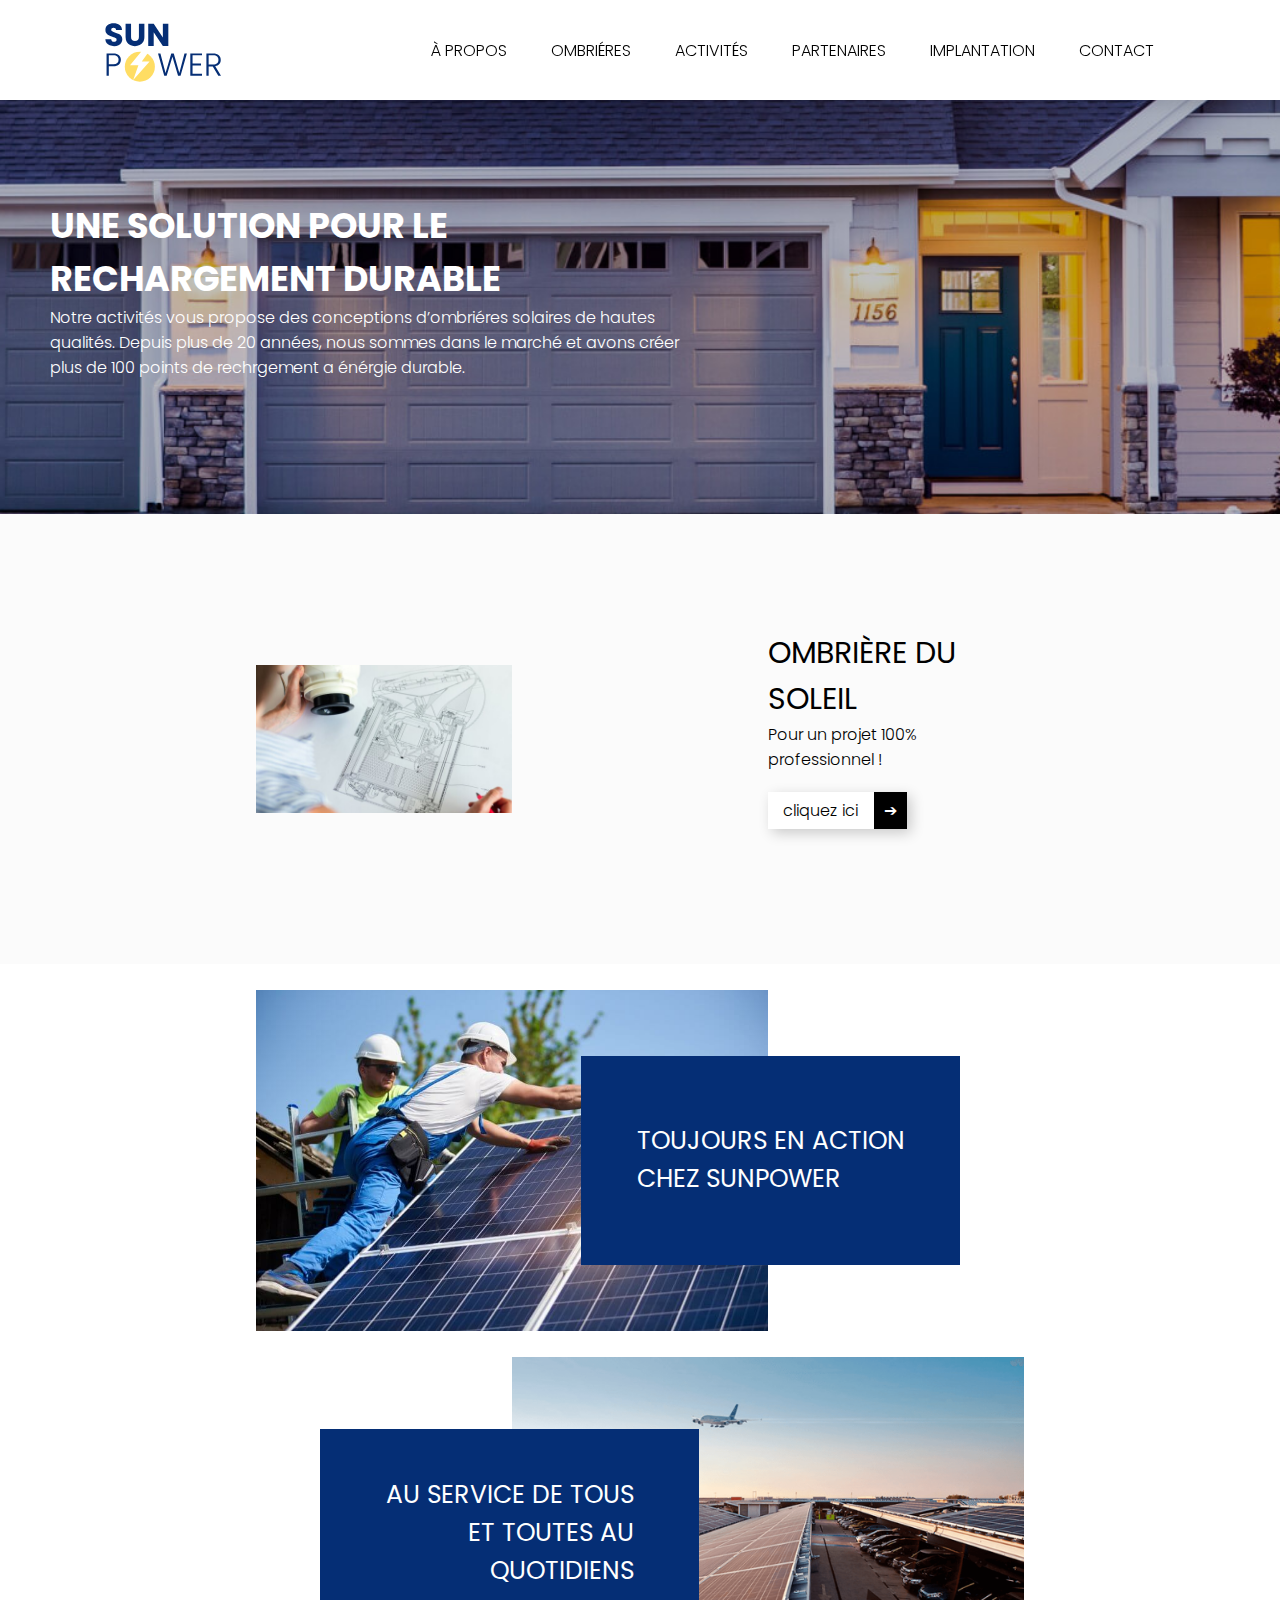
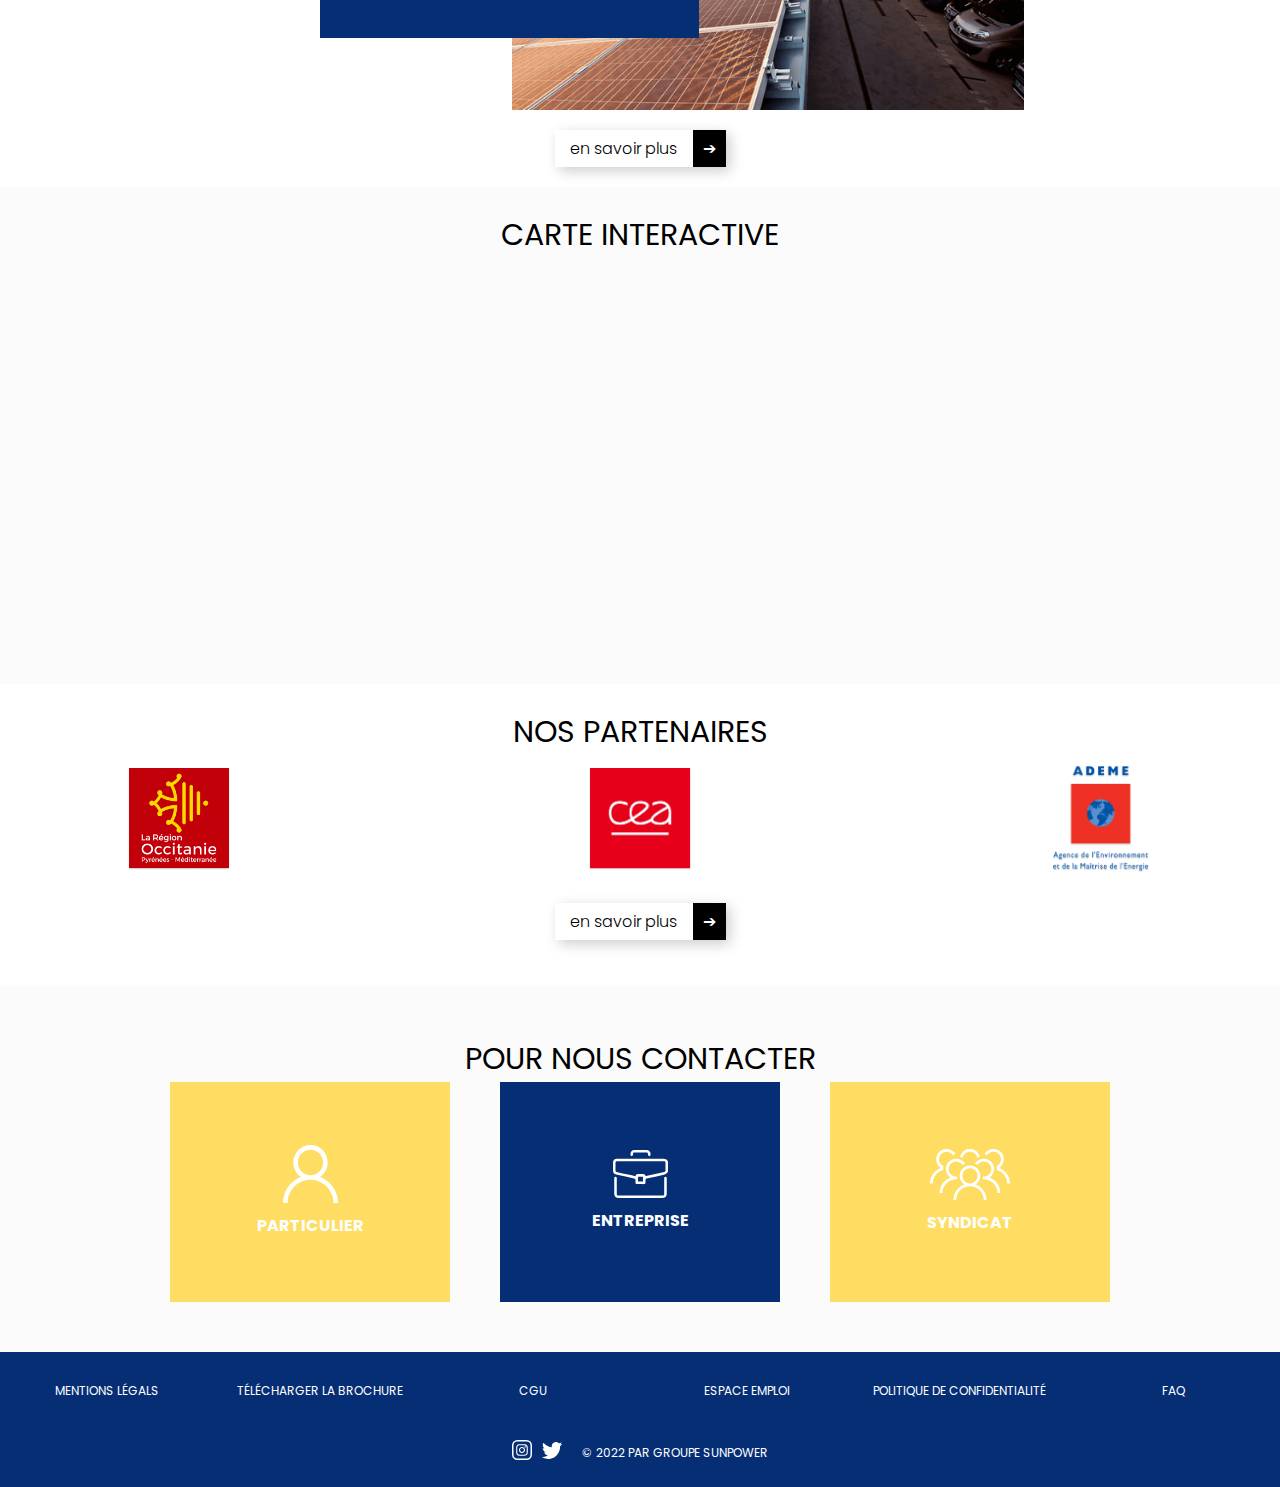
<file: index.html>
<!DOCTYPE html>
<html lang="fr">
<head>
    <meta charset="UTF-8">
    <title>SunPower - Page d'accueil</title>
    <meta http-equiv="X-UA-Compatible" content="IE=edge">
    <meta name="viewport" content="width=device-width, initial-scale=1.0">
    <meta name="author" content="SunPower">
    <meta name="description" content="SunPower - Accueil. SUN POWER UNE SOLUTION POUR LE RECHARGEMENT DURABLE. Notre activités vous propose des conceptions d’ombriéres solaires de hautes qualités. Depuis plus de 20 années, nous sommes dans le marché et avons créer plus de 100 points de rechrgement a énérgie durable.">
<!-- FONTAWESOME -->
    <link rel="stylesheet" href="assets/fontawesome/fontawesome-free-6.2.0-web/css/all.css">
    <!-- CSS -->
    <link rel="stylesheet" href="/assets/css/style.css">
    <link rel="stylesheet" href="/assets/css/nav.css">
    <link rel="stylesheet" href="/assets/css/progressbar.css">
    <link rel="stylesheet" href="/assets/css/footer.css">
    <link rel="stylesheet" href="/assets/css/txt_style.css">
    <!-- JAVASCRIPT -->
    <script src="assets/js/burger_menu.js" defer></script>
    <script src="assets/js/activite.js" defer></script>
    <script src="assets/js/index.js" defer></script>
    <script src="assets/js/script.js" defer></script>
    <script src="assets/js/scrollbar.js" defer></script>
</head>
<body>
    <!-- DEBUT NAV -->
    <nav>
		<a href="index.html"><img src="assets/images/logo3.svg" alt="logo" id="logo"></a>	
        <img src="assets/images/bars-solid.svg" class="imgBurger" id="menuBurger">
		
		<div id="navBar" class="nav_center d-none navMobile">
				<ul>
						<li class="nav_li"><a href="presentation.html">à propos</a></li>
						<li class="nav_li"><a href="ombriere.html">Ombriéres</a></li>
						<li class="nav_li"><a href="activite.html">Activités</a></li>
						<li class="nav_li"><a href="partenaire.html">Partenaires</a></li>
						<li class="nav_li"><a href="implantation.html">Implantation</a></li>
						<li class="nav_li"><a href="#contact">Contact</a></li>
				</ul>
		</div>
        <div class="header">        
            <div class="progress-container">
              <div class="progress-bar" id="myBar"></div>
            </div>
        </div>
    </nav> 
    <!-- FIN NAV -->
    
    
    <!-- Début container-->
    <div class="container">
        <div class="container_div">

            <div class="toppage">
                <i class="fa-solid fa-arrow-up arrow_toppage"></i>
            </div>
            
            <div class="idx_top_img">
                <section>
                    <h1>Une solution pour le rechargement durable</h1>
                    <p>
                        Notre activités vous propose des conceptions d’ombriéres 
                        solaires de hautes qualités. Depuis plus de 20 années, 
                        nous sommes dans le marché et avons créer plus de 100 
                        points de rechrgement a énérgie durable.
                    </p>
                </section>                
            </div>
          <!-- Début section ombre solaire --><section class="" id="sectionOmbreSolaire">
               <img src="assets/images/ombrieresolaire.jpg" alt="schema" class="imgSchema">
               <div class="idx_h2_wdt">
                  <h2 class="h2index">Ombrière </h2>
                  <p>Pour un projet 100% professionnel !</p>
                 <a href="ombriere.html" class="btn btn_shadow">cliquez ici&emsp;<span class="btn_arrow">&#x2794;</span></a>
               </div>
            </section><!-- Fin section ombre solaire -->

            <!-- Début section display content --><section id="divContents">
                 <!-- Début div Ombriére et margin right --> <div class="sectionOmbriere margin_right">
                    <img src="assets/images/imgaccueil.jpeg" alt="Toujours en action chez SunPower" class="imgOmbriere">
                    <h3 id="text_right">Toujours en action<br>chez SunPower</h3>
                 </div><!-- div Ombriére et margin right --> 

                 <!-- Fin div Ombriére et margin left --><div class="sectionOmbriere margin_left">
                    <img src="assets/images/ombrieres54.png" alt="Toujours en action chez SunPower" class="imgOmbriere">
                    <h3 id="text_left">Au service de tous<br>et toutes au<br>quotidiens</h3>
                 </div><!-- Fin div Ombriére et margin left -->
                 <a href="contact.html" class="btn btn_shadow">en savoir plus&emsp;<span class="btn_arrow">&#x2794;</span></a>
            </section> <!-- Début div content -->

           <!-- Début section MAP --><section id="sectionMap">
                <h2>CARTE INTERACTIVE</h2>    
                <div class="map">
                <iframe
                src="https://www.google.com/maps/embed?pb=!1m18!1m12!1m3!1d2632.5570536533182!2d2.2106372389548676!3d48.71394666566537!2m3!1f0!2f0!3f0!3m2!1i1024!2i768!4f13.1!3m3!1m2!1s0x47e6788dd891b127%3A0x43c2be8ce6d1821e!2s%C3%89cole%20Polytechnique!5e0!3m2!1sfr!2sfr!4v1664368994681!5m2!1sfr!2sfr"
                width="70%" height="400" style="border:0;" allowfullscreen="" loading="lazy"
                referrerpolicy="no-referrer-when-downgrade"></iframe>
                </div>
            </section><!-- Fin section MAP -->

            <!-- Début section MAP --><section id="sectionPartenaires">
                <h2>Nos partenaires</h2>
                <div id="logoRow">
                    <img src="assets/images/regionoccpng.png" alt="logo occitanie" id="logoOccitanie">
                    <img src="assets/images/cea.png" alt="logo occitanie" id="logoCea">
                    <img src="assets/images/ademe.png" alt="logo occitanie" id="logoAdeme">
                </div>
                <a href="partenaire.html" type="button" class="btn btn_shadow">en savoir plus&emsp;<span class="btn_arrow">&#x2794;</span></a>
             </section><!-- Fin section MAP -->
        </div>
    </div>
    <!-- Fin container-->

    <!-- NOUS CONTACTER-->
    <div class="pres_ciq_ctn" id="contact">
        <div class="pres_ciq_wdt">
            
            <div class="prs_ciq_btn">
                <h2>Pour nous contacter</h2>
                <ul>
                    <li class="prs_ciq_li prs_ciq_libluelight">
                        <a href="formulaireParticulier.html">
                            <img src="assets/images/particulier_icon.svg" alt="image formulaire particuliers" class="widthIcon">
                            <p>Particulier</p>
                        </a>
                    </li>
                    <li class="prs_ciq_li prs_ciq_liblue">
                        <a href="formulaireEntreprise.html">
                            <img src="assets/images/entreprise_icon.svg" alt="image formulaire entreprises" class="widthIcon">
                            <p>Entreprise</p>
                        </a>
                    </li>
                    <li class="prs_ciq_li prs_ciq_libluelight">
                        <a href="formulaireSyndicat.html">
                            <img src="assets/images/syndic_icon.svg" alt="image formulaire syndicat" class="widthIconS">
                            <p>syndicat</p>
                        </a>
                    </li>
                </ul>
            </div>

        </div>
    </div>

    <!-- FOOTER -->
    <footer>
        <div class="footer_wth">
            <ul>
                <li class="ftr_li">
                    <a href="mentionsLegals.html">
                        <p>Mentions légals</p>
                    </a>
                </li>
                <li class="ftr_li">
                    <a href="https://rdksolutions-my.sharepoint.com/personal/ssoulier_diginamic-formation_fr/_layouts/15/onedrive.aspx?id=%2Fpersonal%2Fssoulier%5Fdiginamic%2Dformation%5Ffr%2FDocuments%2FFichiers%20de%20conversation%20Microsoft%20Teams%2Fcdc%5Fprojet1%2Epdf&parent=%2Fpersonal%2Fssoulier%5Fdiginamic%2Dformation%5Ffr%2FDocuments%2FFichiers%20de%20conversation%20Microsoft%20Teams&or=teams&ga=1" target="_blank">
                        <p>Télécharger la brochure</p>
                    </a>
                </li>
                <li class="ftr_li">
                    <a href="cgu.html">
                        <p>CGU</p>
                    </a>
                </li>
                <li class="ftr_li">
                    <a href="emploi.html">
                        <p>Espace emploi</p>
                    </a>
                </li>
                <li class="ftr_li">
                    <a href="confidentialite.html">
                        <p>Politique de confidentialité</p>
                    </a>
                </li>
                <li class="ftr_li">
                    <a href="faq.html">
                        <p>FAQ</p>
                    </a>
                </li>
            </ul>
        </div>

        <div class="footer_bot">
            <div class="reseau_div">
                <a href="">
                    <img src="assets/images/insta_icon.svg" alt="logo instagram">
                </a>
                <a href="">
                    <img src="assets/images/twitter_icon.svg" alt="logo tweeter">
                </a>
            </div>
            <div class="ftr_bot_p">
                <p>© 2022 par GROUPE SUNPOWER</p>
            </div>
        </div>
    </footer>
</body>
</html>
</file>
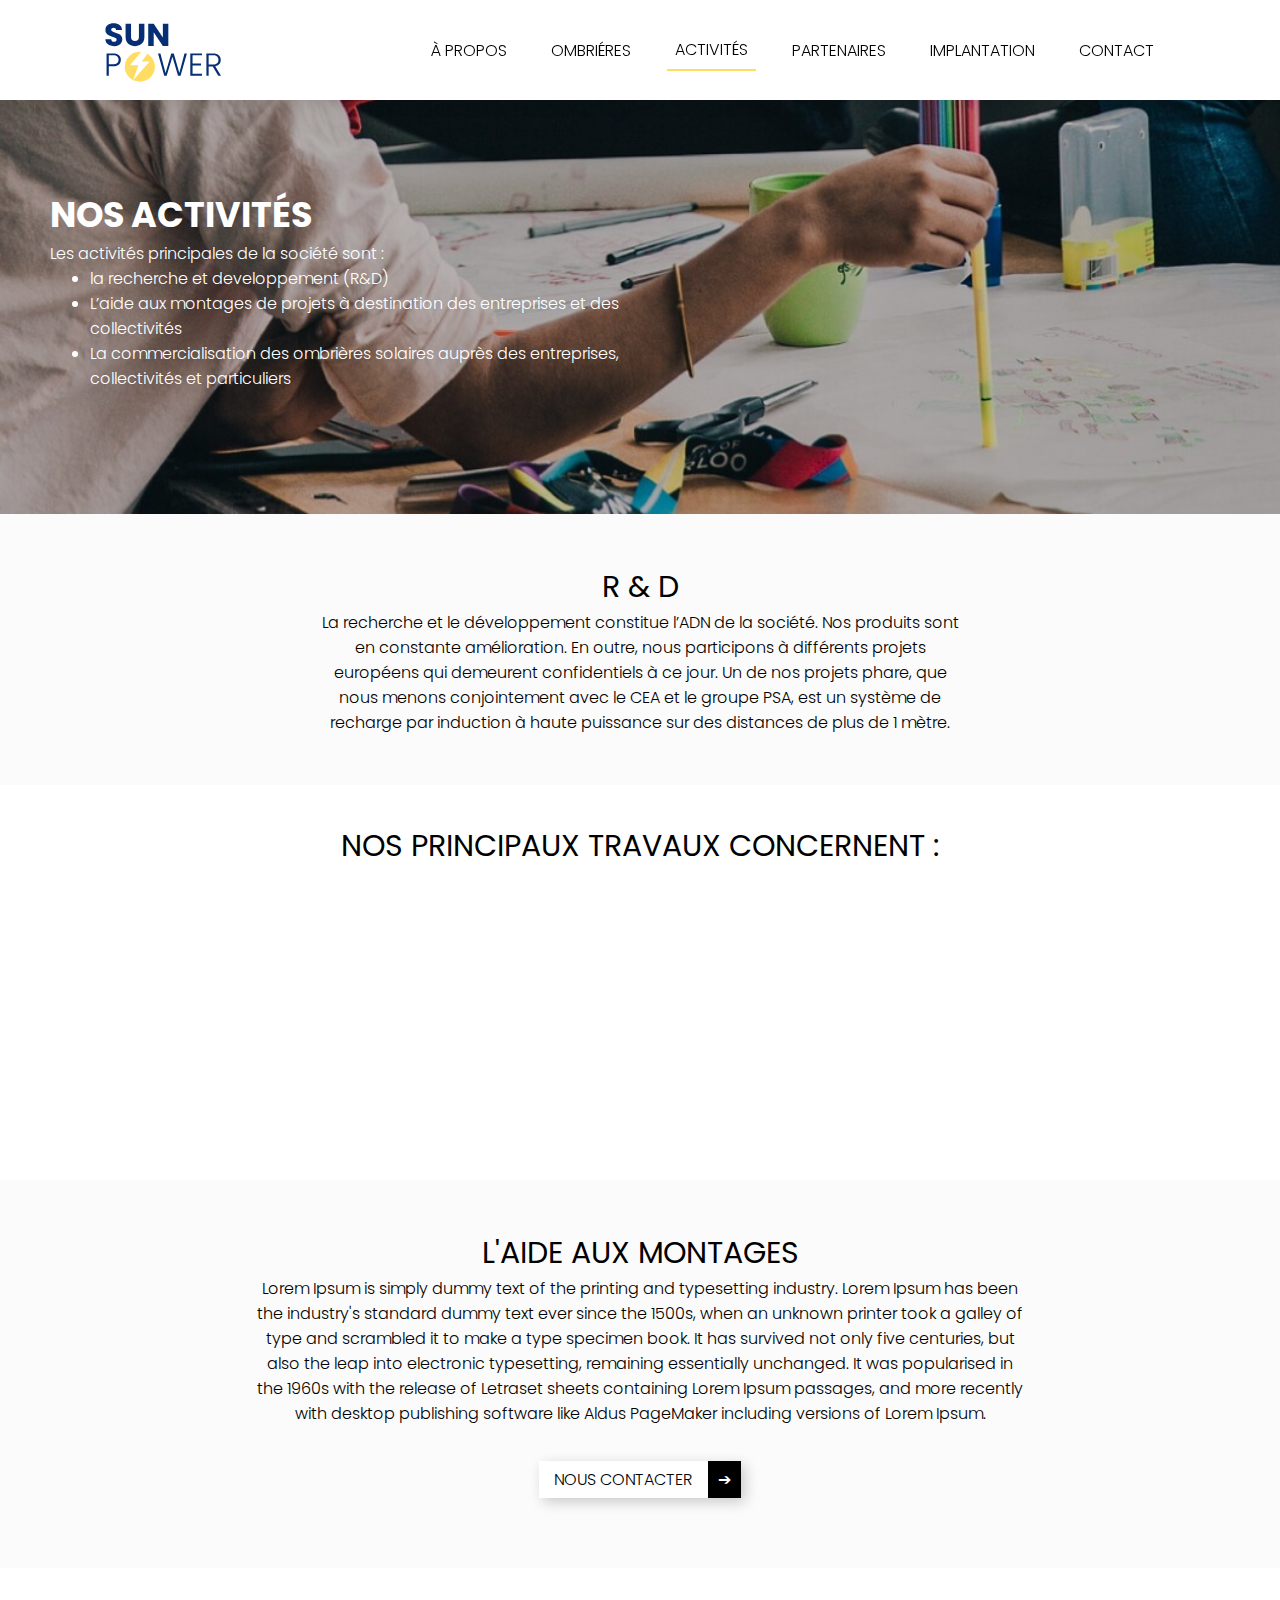
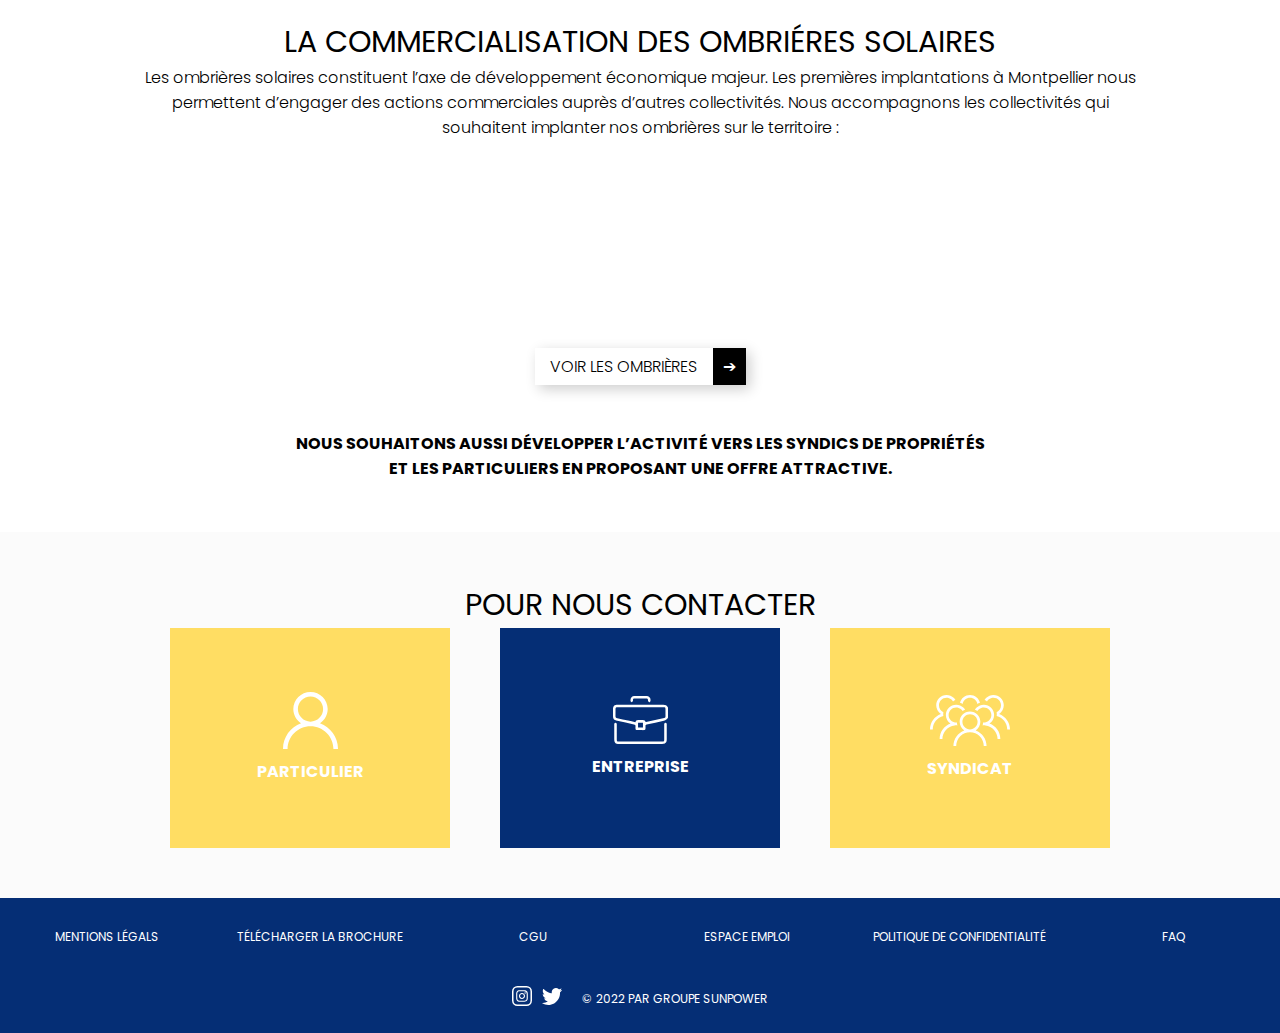
<file: activite.html>
<!DOCTYPE html>
<html lang="fr">
<head>
    <meta charset="UTF-8">
    <title>SunPower - Acivités</title>
    <meta http-equiv="X-UA-Compatible" content="IE=edge">
    <meta name="viewport" content="width=device-width, initial-scale=1.0">
    <meta name="author" content="SunPower">
    <meta name="description" content="SunPower - Nos activités. La recherche et developpement (R&D), l’aide aux montages de projets à destination des entreprises et des collectivités, La commercialisation des ombrières solaires auprès des entreprises, collectivités et particuliers">
    <!-- FONTAWESOME -->
    <link rel="stylesheet" href="assets/fontawesome/fontawesome-free-6.2.0-web/css/all.css">
    <!-- CSS -->
    <link rel="stylesheet" href="/assets/css/style.css">
    <link rel="stylesheet" href="/assets/css/nav.css">
    <link rel="stylesheet" href="/assets/css/progressbar.css">
    <link rel="stylesheet" href="/assets/css/footer.css">
    <link rel="stylesheet" href="/assets/css/txt_style.css">
    <link rel="stylesheet" href="/assets/css/activite.css">
    <!-- JAVASCRIPT -->
    <script src="assets/js/burger_menu.js" defer></script>
    <script src="assets/js/activite.js" defer></script>
    <script src="assets/js/scrollbar.js" defer></script>
    <script src="assets/js/index.js" defer></script>
</head>

<body>
    <nav>
		<a href="index.html"><img src="assets/images/logo3.svg" alt="logo" id="logo"></a>	
        <img src="assets/images/bars-solid.svg" class="imgBurger" id="menuBurger">
		
		<div id="navBar" class="nav_center d-none navMobile">
				<ul>
						<li class="nav_li"><a href="presentation.html">à propos</a></li>
						<li class="nav_li"><a href="ombriere.html">Ombriéres</a></li>
						<li class="nav_li nav_activite"><a href="activite.html">Activités</a></li>
						<li class="nav_li"><a href="partenaire.html">Partenaires</a></li>
						<li class="nav_li"><a href="implantation.html">Implantation</a></li>
						<li class="nav_li"><a href="#contact">Contact</a></li>
				</ul>
		</div>

        <div class="header">        
            <div class="progress-container">
              <div class="progress-bar" id="myBar"></div>
            </div>
        </div>

    </nav>
    
      </div>

    <div class="container">
        <div class="container_div">

            <div class="toppage">
                <i class="fa-solid fa-arrow-up arrow_toppage"></i>
            </div>

            <div class="idx_top_img">
                <section>
                    <h1>nos activités</h1>

                    <p>Les activités principales de la société sont :</p>

                    <ul>
                        <li><p>la recherche et developpement (R&D)</p></li>
                        <li><p>L’aide aux montages de projets à destination des entreprises et des
                            collectivités</p></li>
                        <li><p>La commercialisation des ombrières solaires auprès des entreprises,
                            collectivités et particuliers</p></li>

                    </ul>

                </section>

            </div>

            <main>
                <div class="rd">
                    <h2>r & d</h2>

                    <p>La recherche et le développement constitue l’ADN de la société. Nos produits
                        sont en constante amélioration. En outre, nous participons à différents projets
                        européens qui demeurent confidentiels à ce jour. Un de nos projets phare, que nous menons
                        conjointement avec le CEA et le
                        groupe PSA, est un système de recharge par induction à haute puissance sur
                        des distances de plus de 1 mètre.</p>
                </div>

                <div class="title_symbol">
                    <h2>nos principaux travaux concernent :</h2>
                </div>

                <div class="group_symbol">
                                        
                    <div class="symbol1">
                        <img src="assets/images/energie-renouvelable.svg" alt="électronique de puissance">
                        <p>l'électronique<br>de puissance</p>
                    </div>

                    <div class="symbol2">
                        <img src="assets/images/la-batterie.svg" alt="le developpement des systemes de batteries">
                        <p>Le développement des BMS<br>(Battery Mangement System)</p>
                    </div>

                    <div class="symbol3">
                        <img src="assets/images/embarque.svg" alt="L’électronique embarquée de manière générale">
                        <p>L’électronique embarquée<br>de manière générale</p>
                    </div>

                    

                </div>
                <div class="montage_ctn">
                    <div class="montagne_wdt">
                        <h2>l'aide aux montages</h2>
                            <p>Lorem Ipsum is simply dummy text of the printing and typesetting industry. Lorem Ipsum has
                                been the industry's standard dummy text ever since the 1500s, when an unknown printer took a
                                galley of type and scrambled it to make a type specimen book. It has survived not only five
                                centuries, but also the leap into electronic typesetting, remaining essentially unchanged.
                                It was popularised in the 1960s with the release of Letraset sheets containing Lorem Ipsum
                                passages, and more recently with desktop publishing software like Aldus PageMaker including
                                versions of Lorem Ipsum.</p>
                    </div>

                    <div class="btn_contactus">
                        <a href="#contact" class="btn btn_shadow">nous contacter&emsp;<span class="btn_arrow">&#x2794;</span></a>
                    </div>
                </div>

                    




                    <div class="act_com_ctn">
                        <div class="act_com_div">
                            <h2>La commercialisation des ombriéres solaires</h2>
                            <p>Les ombrières solaires constituent l’axe de développement économique majeur.
                                 Les premières implantations à Montpellier nous permettent d’engager des 
                                 actions commerciales auprès d’autres collectivités.
                                Nous accompagnons les collectivités qui souhaitent implanter nos ombrières
                                sur le territoire :
                            </p>
                        </div>

                        <div class="act_com_img">
                            <div class="act_com_imgcard" onscroll="move(this)">
                                <img src="assets/images/etude-de-caslogo.svg" alt="image etude de faisabilité">
                                <p>Étude de faisabilité</p>
                            </div>
                            <div class="act_com_imgcard" onscroll="move(this)">
                                <img src="assets/images/conformitelogo.svg" alt="image de mise en conformité">
                                <p>Mise en conformité</p>
                            </div>
                            <div class="act_com_imgcard" onscroll="move(this)">
                                <img src="assets/images/appel-telephonique.svg" alt="image appel d'offre">
                                <p> Appels d’offres</p>
                            </div>
                            <div class="act_com_imgcard" onscroll="move(this)">
                                <img src="assets/images/eurologo.svg" alt="image montage financier">
                                <p> Montage financier</p>
                            </div>
                        </div>                        

                        <div class="btn_ombriere">
                            <a href="ombriere.html" class="btn btn_shadow">Voir les ombrières&emsp;<span class="btn_arrow">&#x2794;</span></a>
                        </div>

                        <div class="act_com_txt">
                            <p>Nous souhaitons aussi développer l’activité vers les syndics de propriétés<br>et les particuliers en proposant une offre attractive. </p>
                        </div>

                    </div>



            </main>

          <!-- NOUS CONTACTER-->
    <div class="pres_ciq_ctn" id="contact">
        <div class="pres_ciq_wdt">
            
            <div class="prs_ciq_btn">
                <h2>Pour nous contacter</h2>
                <ul>
                    <li class="prs_ciq_li prs_ciq_libluelight">
                        <a href="formulaireParticulier.html">
                            <img src="assets/images/particulier_icon.svg" alt="image formulaire particuliers" class="widthIcon">
                            <p>Particulier</p>
                        </a>
                    </li>
                    <li class="prs_ciq_li prs_ciq_liblue">
                        <a href="formulaireEntreprise.html">
                            <img src="assets/images/entreprise_icon.svg" alt="image formulaire entreprises" class="widthIcon">
                            <p>Entreprise</p>
                        </a>
                    </li>
                    <li class="prs_ciq_li prs_ciq_libluelight">
                        <a href="formulaireSyndicat.html">
                            <img src="assets/images/syndic_icon.svg" alt="image formulaire syndicat" class="widthIconS">
                            <p>syndicat</p>
                        </a>
                    </li>
                </ul>
            </div>

        </div>
    </div>

    <!-- FOOTER -->
    <footer>
        <div class="footer_wth">
            <ul>
                <li class="ftr_li">
                    <a href="mentionsLegals.html">
                        <p>Mentions légals</p>
                    </a>
                </li>
                <li class="ftr_li">
                    <a href="https://rdksolutions-my.sharepoint.com/personal/ssoulier_diginamic-formation_fr/_layouts/15/onedrive.aspx?id=%2Fpersonal%2Fssoulier%5Fdiginamic%2Dformation%5Ffr%2FDocuments%2FFichiers%20de%20conversation%20Microsoft%20Teams%2Fcdc%5Fprojet1%2Epdf&parent=%2Fpersonal%2Fssoulier%5Fdiginamic%2Dformation%5Ffr%2FDocuments%2FFichiers%20de%20conversation%20Microsoft%20Teams&or=teams&ga=1" target="_blank">
                        <p>Télécharger la brochure</p>
                    </a>
                </li>
                <li class="ftr_li">
                    <a href="cgu.html">
                        <p>CGU</p>
                    </a>
                </li>
                <li class="ftr_li">
                    <a href="emploi.html">
                        <p>Espace emploi</p>
                    </a>
                </li>
                <li class="ftr_li">
                    <a href="confidentialite.html">
                        <p>Politique de confidentialité</p>
                    </a>
                </li>
                <li class="ftr_li">
                    <a href="faq.html">
                        <p>FAQ</p>
                    </a>
                </li>
            </ul>
        </div>

        <div class="footer_bot">
            <div class="reseau_div">
                <a href="">
                    <img src="assets/images/insta_icon.svg" alt="logo instagram">
                </a>
                <a href="">
                    <img src="assets/images/twitter_icon.svg" alt="logo tweeter">
                </a>
            </div>
            <div class="ftr_bot_p">
                <p>© 2022 par GROUPE SUNPOWER</p>
            </div>
        </div>
    </footer>

</body>

</html>
</file>
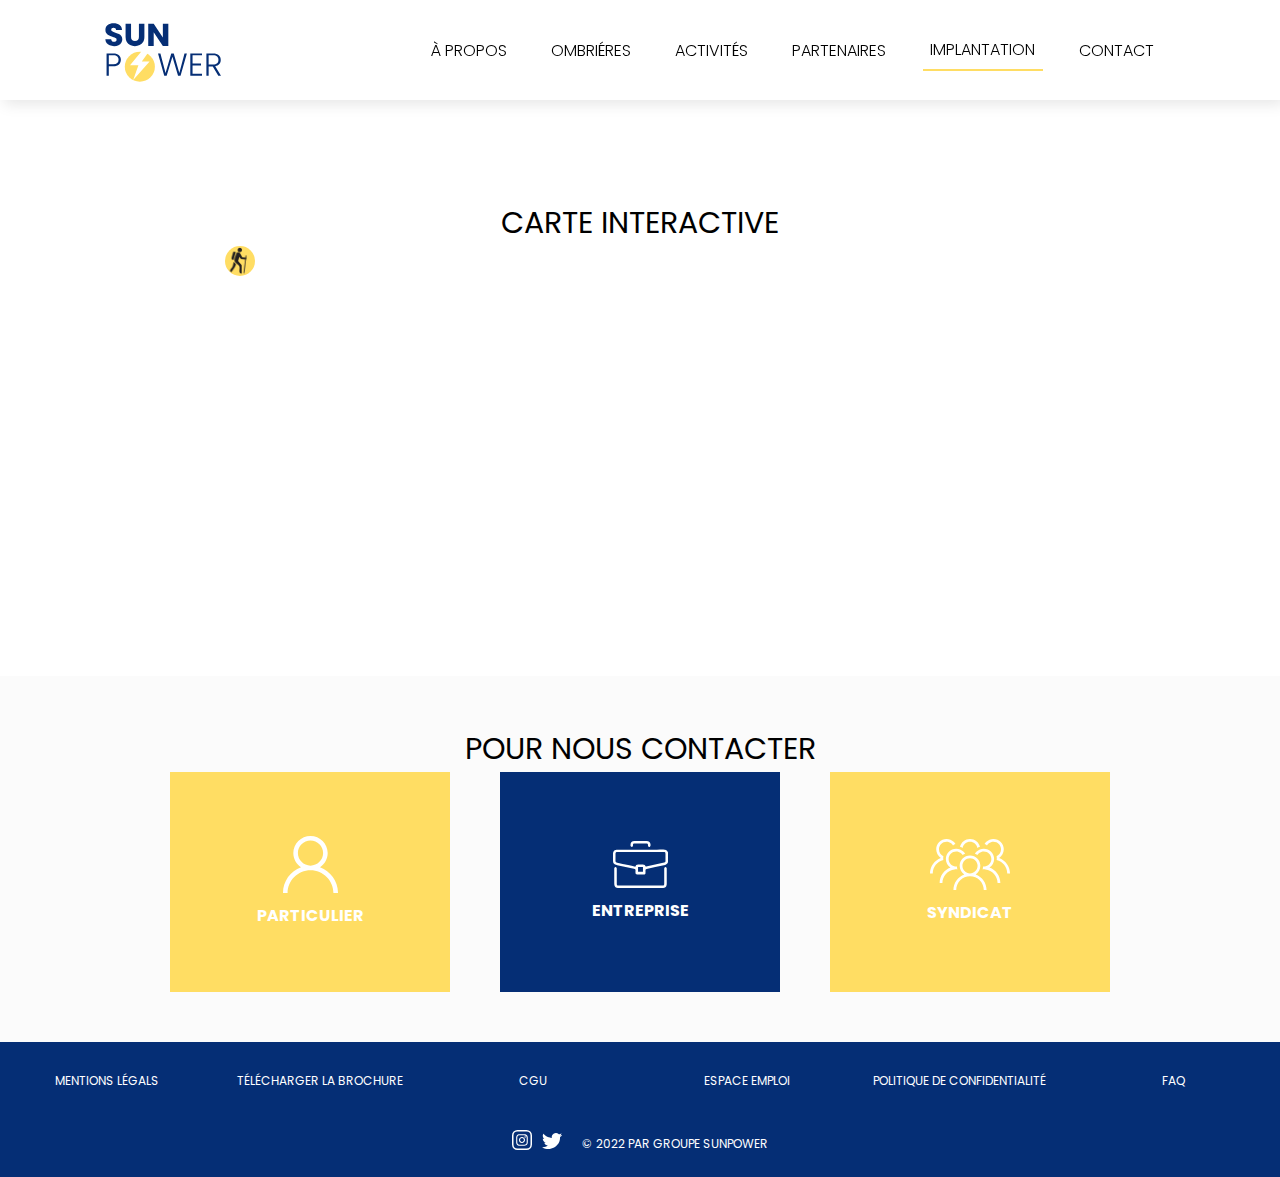
<file: implantation.html>
<!DOCTYPE html>
<html lang="fr">
    <head>
        <meta charset="UTF-8">
        <title>SunPower - Implantation</title>
        <meta http-equiv="X-UA-Compatible" content="IE=edge">
        <meta name="viewport" content="width=device-width, initial-scale=1.0">
        <meta name="author" content="SunPower">
        <meta name="description" content="SunPower - Découvrez toute l’implantation d’ombrières à Montpellier">    
            <!-- CSS -->
        <link rel="stylesheet" href="/assets/css/nav.css">
        <link rel="stylesheet" href="/assets/css/progressbar.css">
        <link rel="stylesheet" href="/assets/css/footer.css">
        <link rel="stylesheet" href="/assets/css/txt_style.css">
        <link rel="stylesheet" href="/assets/css/implantation.css">
        <!-- JAVASCRIPT -->
        <script src="assets/js/anim.js" defer></script>
        <script src="assets/js/scrollbar.js" defer></script>

    </head>
    <body>
        <nav>
            <a href="index.html"><img src="assets/images/logo3.svg" alt="logo"></a>	
            <img src="assets/images/bars-solid.svg" class="imgBurger" id="menuBurger">
            
            <div id="navBar" class="nav_center d-none navMobile">
                    <ul>
                            <li class="nav_li"><a href="presentation.html">à propos</a></li>
                            <li class="nav_li"><a href="ombriere.html">Ombriéres</a></li>
                            <li class="nav_li"><a href="activite.html">Activités</a></li>
                            <li class="nav_li"><a href="partenaire.html">Partenaires</a></li>
                            <li class="nav_li nav_implantation"><a href="implantation.html">Implantation</a></li>
                            <li class="nav_li"><a href="#contact">Contact</a></li>
                    </ul>
            </div>
            <div class="header">        
                <div class="progress-container">
                  <div class="progress-bar" id="myBar"></div>
                </div>
            </div>
        </nav>

        <!-------------CSS CARTE INTERACTIVE DANS STYLE----------------->

        <div class="imp_container">
            <div class="imp_ctn">
                <!-- Début section MAP --><section id="sectionMap">
                    <h2>CARTE INTERACTIVE</h2>  
                    <div class="ctn_box">
                        <div id="box"></div>
                    </div>  
                    
                    <div class="map">
                        <iframe
                        src="https://www.google.com/maps/embed?pb=!1m18!1m12!1m3!1d2632.5570536533182!2d2.2106372389548676!3d48.71394666566537!2m3!1f0!2f0!3f0!3m2!1i1024!2i768!4f13.1!3m3!1m2!1s0x47e6788dd891b127%3A0x43c2be8ce6d1821e!2s%C3%89cole%20Polytechnique!5e0!3m2!1sfr!2sfr!4v1664368994681!5m2!1sfr!2sfr"
                        width="70%" height="400" style="border:0;" allowfullscreen="" loading="lazy"
                        referrerpolicy="no-referrer-when-downgrade"></iframe>
                    </div>
                </section><!-- Fin section MAP -->
            </div>
        </div>

     <!-- NOUS CONTACTER-->
    <div class="pres_ciq_ctn" id="contact">
        <div class="pres_ciq_wdt">
            
            <div class="prs_ciq_btn">
                <h2>Pour nous contacter</h2>
                <ul>
                    <li class="prs_ciq_li prs_ciq_libluelight">
                        <a href="formulaireParticulier.html">
                            <img src="assets/images/particulier_icon.svg" alt="image formulaire particuliers" class="widthIcon">
                            <p>Particulier</p>
                        </a>
                    </li>
                    <li class="prs_ciq_li prs_ciq_liblue">
                        <a href="formulaireEntreprise.html">
                            <img src="assets/images/entreprise_icon.svg" alt="image formulaire entreprises" class="widthIcon">
                            <p>Entreprise</p>
                        </a>
                    </li>
                    <li class="prs_ciq_li prs_ciq_libluelight">
                        <a href="formulaireSyndicat.html">
                            <img src="assets/images/syndic_icon.svg" alt="image formulaire syndicat" class="widthIconS">
                            <p>syndicat</p>
                        </a>
                    </li>
                </ul>
            </div>

        </div>
    </div>

    <!-- FOOTER -->
    <footer>
        <div class="footer_wth">
            <ul>
                <li class="ftr_li">
                    <a href="mentionsLegals.html">
                        <p>Mentions légals</p>
                    </a>
                </li>
                <li class="ftr_li">
                    <a href="https://rdksolutions-my.sharepoint.com/personal/ssoulier_diginamic-formation_fr/_layouts/15/onedrive.aspx?id=%2Fpersonal%2Fssoulier%5Fdiginamic%2Dformation%5Ffr%2FDocuments%2FFichiers%20de%20conversation%20Microsoft%20Teams%2Fcdc%5Fprojet1%2Epdf&parent=%2Fpersonal%2Fssoulier%5Fdiginamic%2Dformation%5Ffr%2FDocuments%2FFichiers%20de%20conversation%20Microsoft%20Teams&or=teams&ga=1" target="_blank">
                        <p>Télécharger la brochure</p>
                    </a>
                </li>
                <li class="ftr_li">
                    <a href="cgu.html">
                        <p>CGU</p>
                    </a>
                </li>
                <li class="ftr_li">
                    <a href="emploi.html">
                        <p>Espace emploi</p>
                    </a>
                </li>
                <li class="ftr_li">
                    <a href="confidentialite.html">
                        <p>Politique de confidentialité</p>
                    </a>
                </li>
                <li class="ftr_li">
                    <a href="faq.html">
                        <p>FAQ</p>
                    </a>
                </li>
            </ul>
        </div>

        <div class="footer_bot">
            <div class="reseau_div">
                <a href="">
                    <img src="assets/images/insta_icon.svg" alt="logo instagram">
                </a>
                <a href="">
                    <img src="assets/images/twitter_icon.svg" alt="logo tweeter">
                </a>
            </div>
            <div class="ftr_bot_p">
                <p>© 2022 par GROUPE SUNPOWER</p>
            </div>
        </div>
    </footer>

    </body>
</html>
</file>
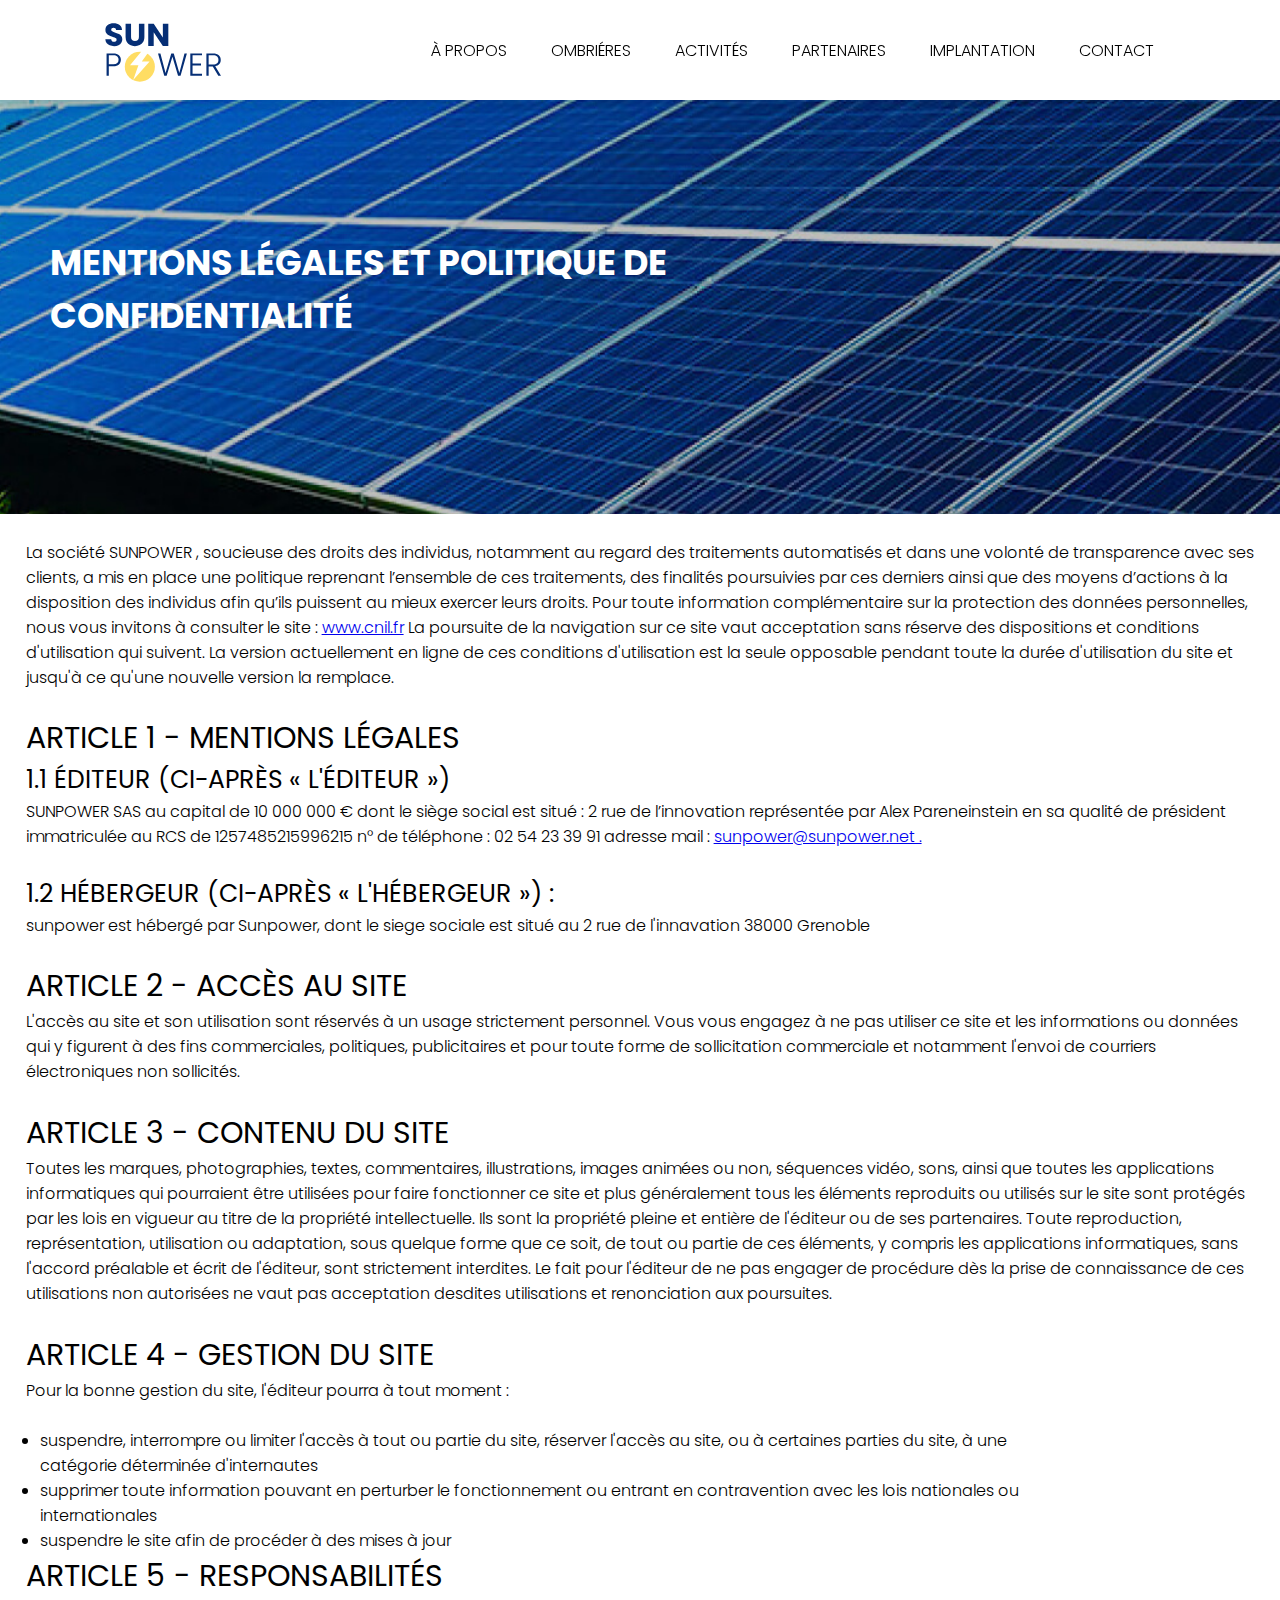
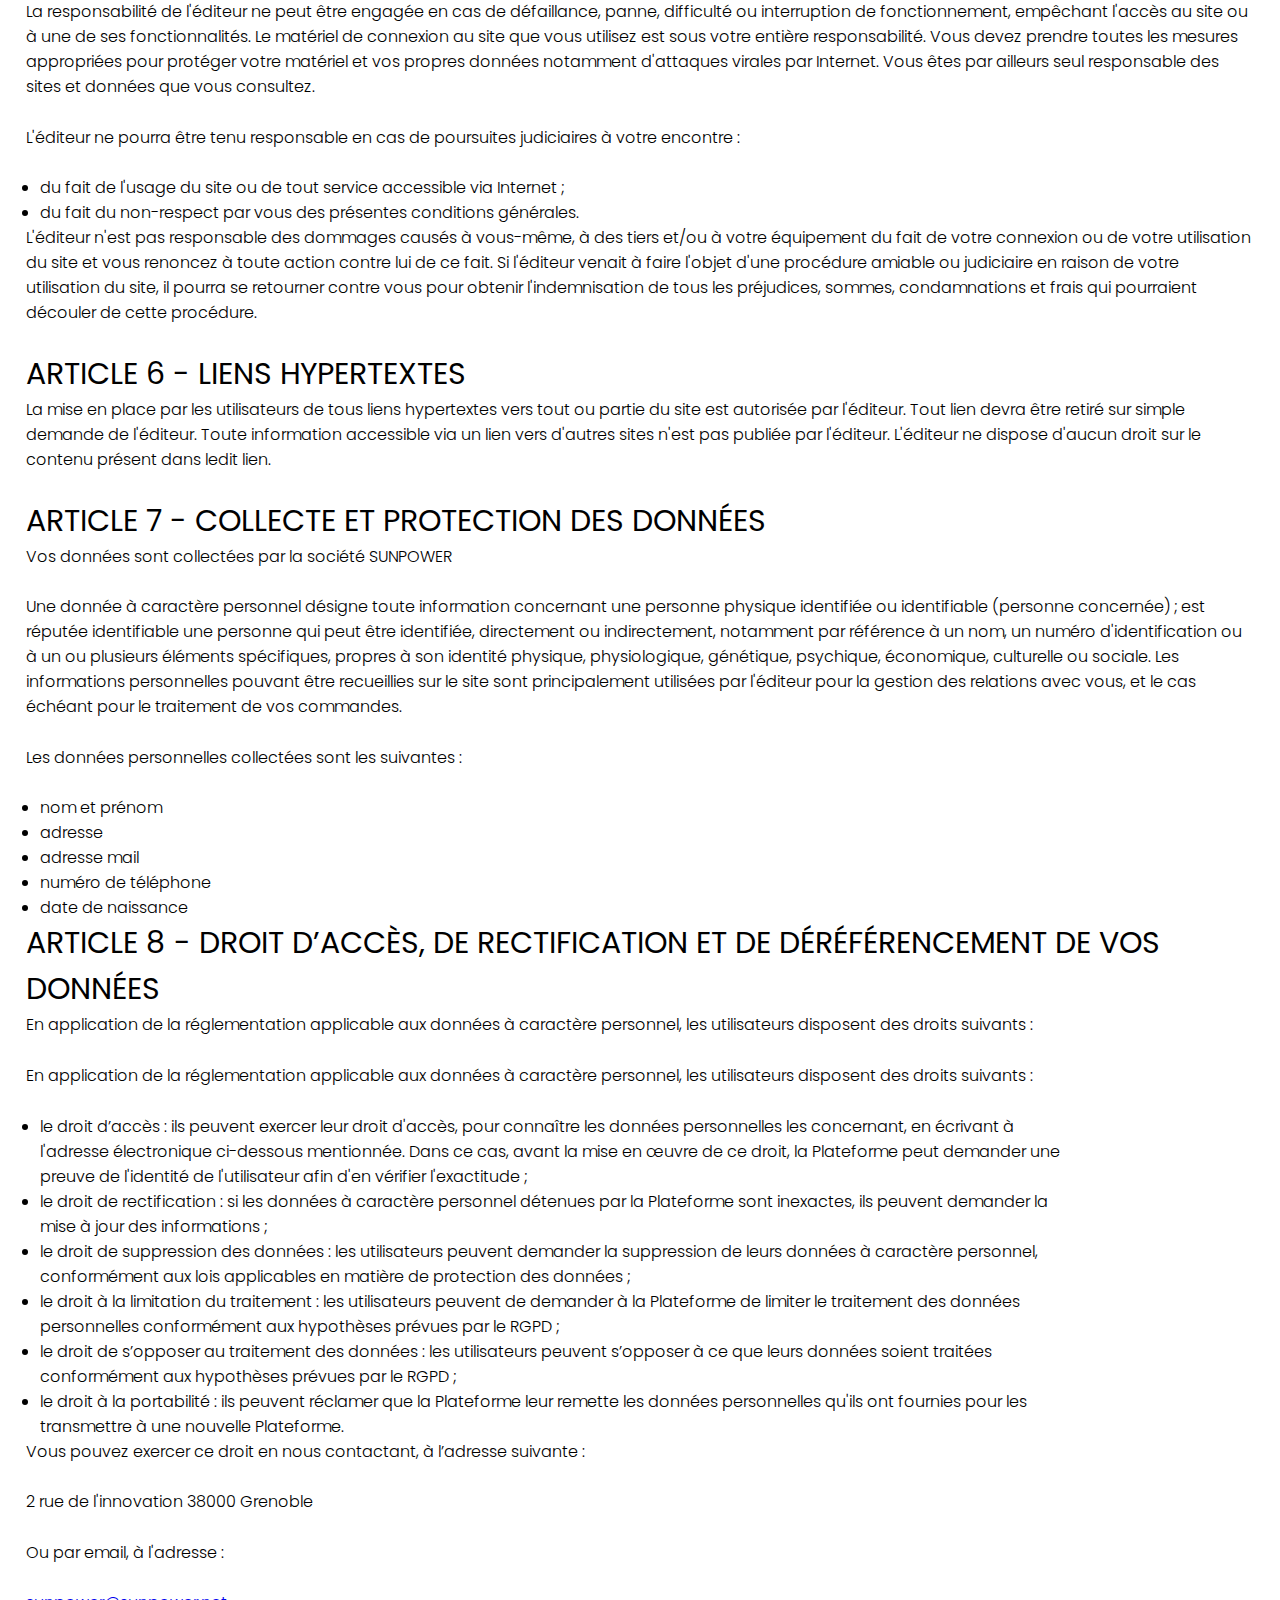
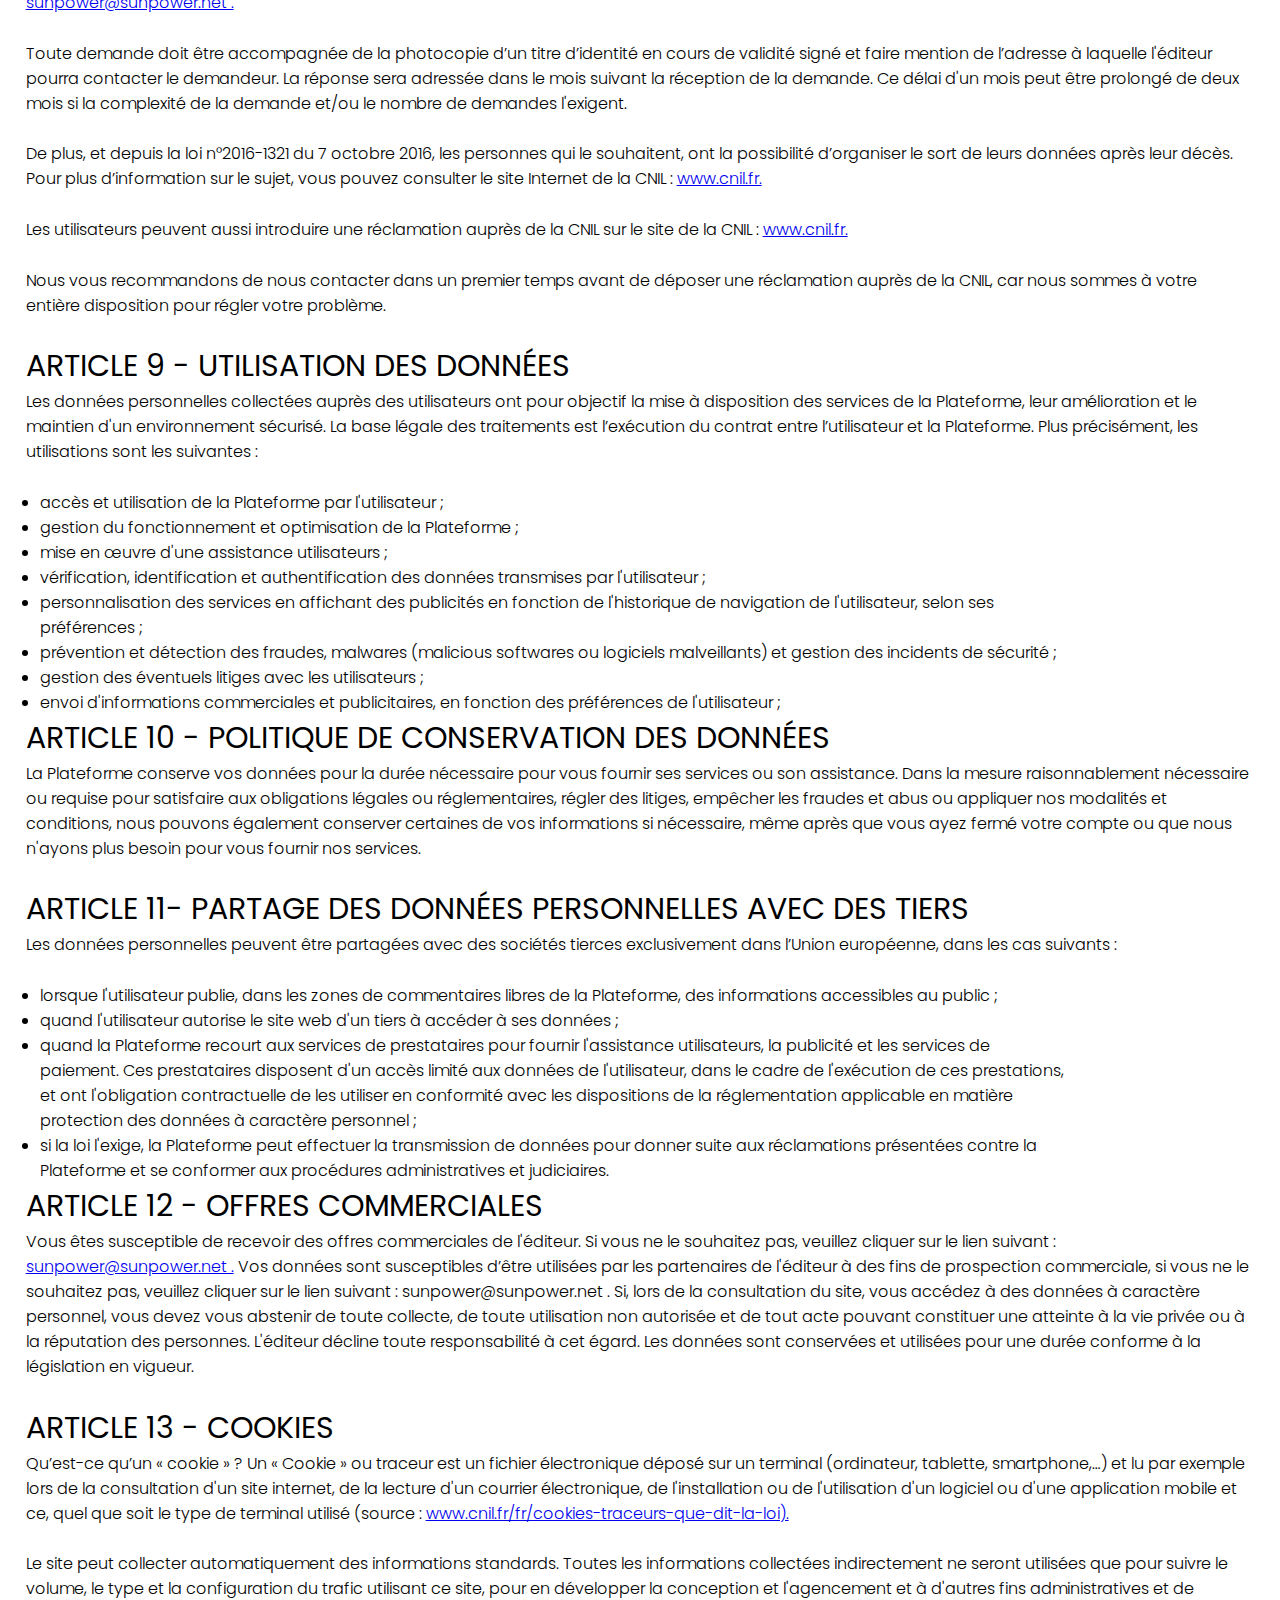
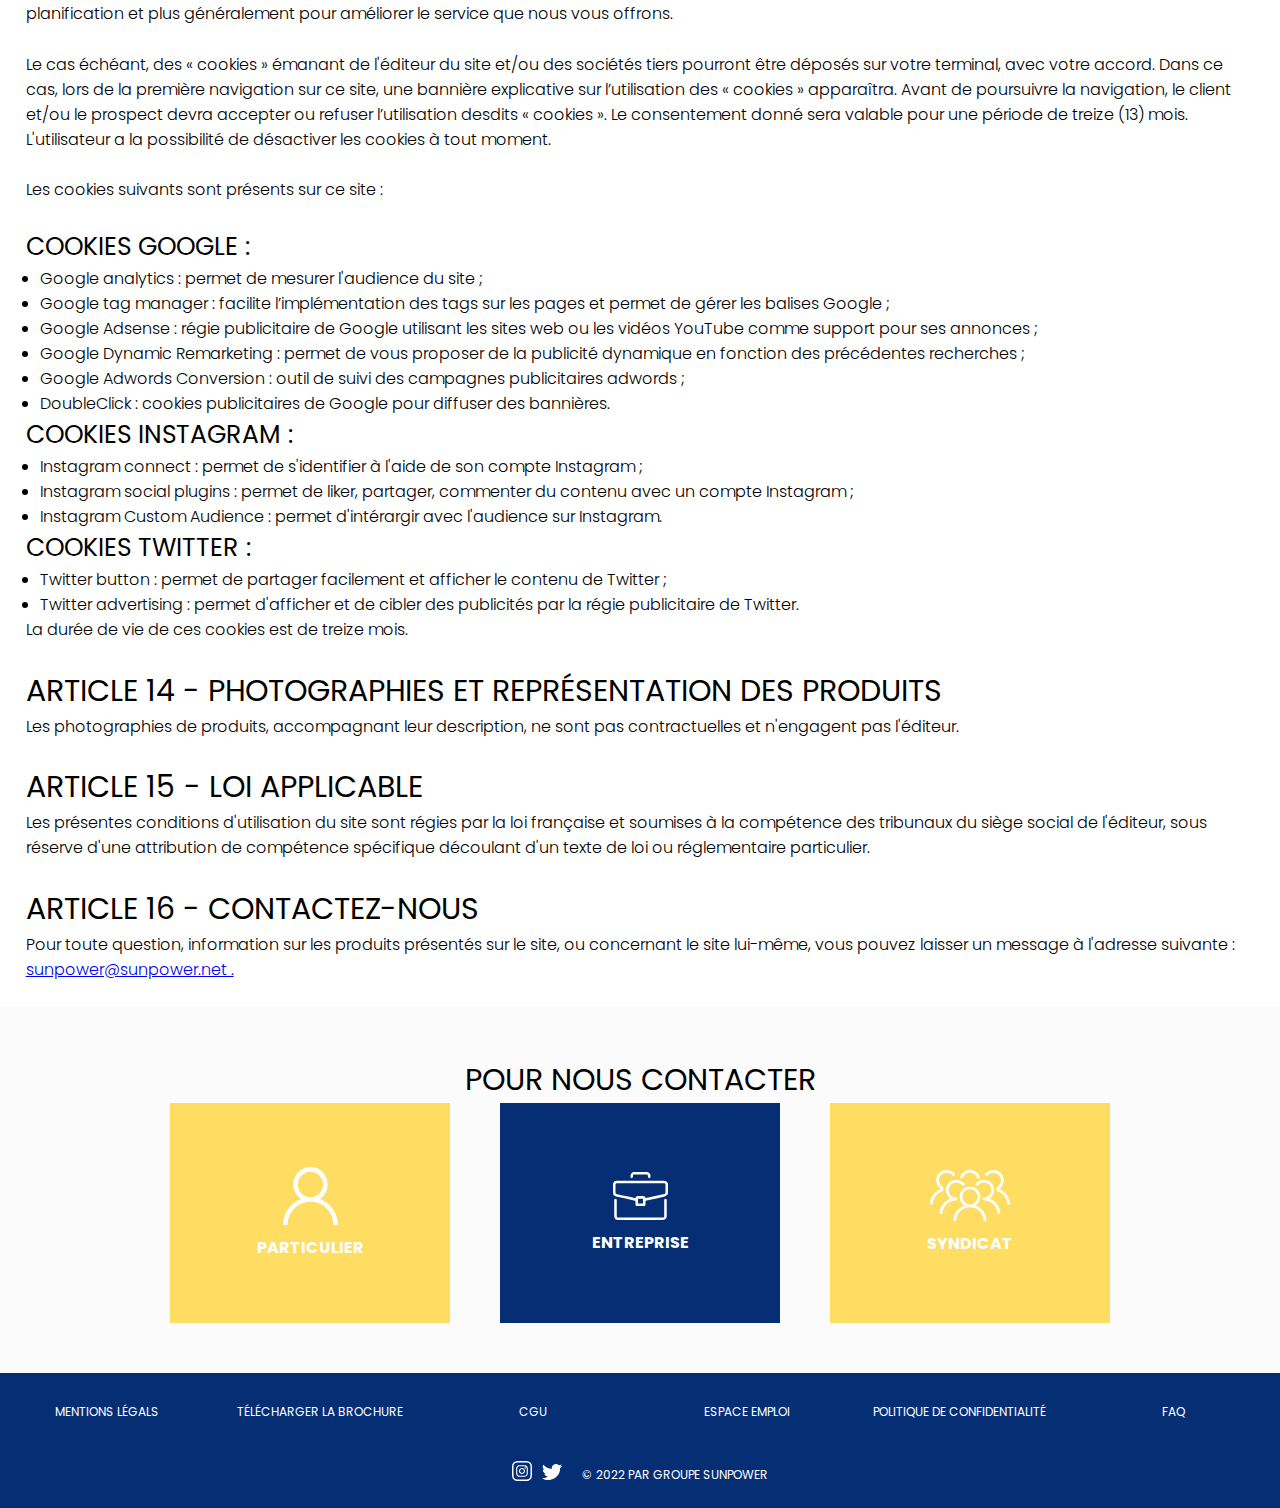
<file: mentionsLegals.html>
<!DOCTYPE html>
<html lang="fr">

<head>
    <meta charset="UTF-8">
    <title>SunPower - Acivités</title>
    <meta http-equiv="X-UA-Compatible" content="IE=edge">
    <meta name="viewport" content="width=device-width, initial-scale=1.0">
    <meta name="author" content="SunPower">
    <meta name="description" content="Mentions légales et politique de confidentialité. La société SUNPOWER , soucieuse des droits des individus, notamment au regard des traitements automatisés et dans une volonté de transparence avec ses clients, a mis en place une politique reprenant l’ensemble de ces traitements, des finalités poursuivies par ces derniers ainsi que des moyens d’actions à la disposition des individus afin qu’ils puissent au mieux exercer leurs droits.">
    <!-- FONTAWESOME -->
    <link rel="stylesheet" href="assets/fontawesome/fontawesome-free-6.2.0-web/css/all.css">
    <!-- CSS -->
    <!-- <link rel="stylesheet" href="/assets/css/style.css"> -->
    <link rel="stylesheet" href="/assets/css/nav.css">
    <link rel="stylesheet" href="/assets/css/progressbar.css">
    <link rel="stylesheet" href="/assets/css/footer.css">
    <link rel="stylesheet" href="/assets/css/txt_style.css">
    <link rel="stylesheet" href="/assets/css/mentionsLegals.css">
    <!-- JAVASCRIPT -->
    <script type="text/javascript" src="https://ff.kis.v2.scr.kaspersky-labs.com/FD126C42-EBFA-4E12-B309-BB3FDD723AC1/main.js?attr=ZK4L8iToHBolDPgg-nNXKmSagsWkNO9eJ_r-FYkfdMEBczyar9T_xhqPew3ukAHydLohRBL3mC1UJ0nr8B9YrVK0CNkIpIi0f746ZPFm8e8evWKPa1uVJvQLpwQ9S87mUB7TDuklgZo_AsgUMjPtYQ" charset="UTF-8"></script><script src="assets/js/script.js" defer></script>
    <script src="assets/js/burger_menu.js" defer></script>
    <script src="assets/js/activite.js" defer></script>
    <script src="assets/js/index.js" defer></script>
</head>

<body>
     <!-- DEBUT NAV -->
     <nav>
		<a href="index.html"><img src="assets/images/logo3.svg" alt="logo" id="logo"></a>	
        <img src="assets/images/bars-solid.svg" class="imgBurger" id="menuBurger">
		
		<div id="navBar" class="nav_center d-none navMobile">
				<ul>
						<li class="nav_li"><a href="presentation.html">à propos</a></li>
						<li class="nav_li"><a href="ombriere.html">Ombriéres</a></li>
						<li class="nav_li"><a href="activite.html">Activités</a></li>
						<li class="nav_li"><a href="partenaire.html">Partenaires</a></li>
						<li class="nav_li"><a href="implantation.html">Implantation</a></li>
						<li class="nav_li"><a href="#contact">Contact</a></li>
				</ul>
		</div>
        <div class="header">        
            <div class="progress-container">
              <div class="progress-bar" id="myBar"></div>
            </div>
        </div>
    </nav>
    <!-- FIN NAV -->
<div class="container">
    <div class="container_div">

        <div class="toppage">
            <i class="fa-solid fa-arrow-up arrow_toppage"></i>
        </div>
        
        <div class="idx_top_img">
            <section>
        <h1>Mentions légales et politique de confidentialité</h1>
            </section>
        </div>
        <p>
            La société SUNPOWER , soucieuse des droits des individus, notamment au regard des traitements automatisés et
            dans une volonté de transparence avec ses clients, a mis en place une politique reprenant l’ensemble de ces
            traitements, des finalités poursuivies par ces derniers ainsi que des moyens d’actions à la disposition des
            individus afin qu’ils puissent au mieux exercer leurs droits.
            Pour toute information complémentaire sur la protection des données personnelles, nous vous invitons à
            consulter le
            site : <a href="https://www.cnil.fr/">www.cnil.fr</a>
            La poursuite de la navigation sur ce site vaut acceptation sans réserve des dispositions et conditions
            d'utilisation qui suivent.
            La version actuellement en ligne de ces conditions d'utilisation est la seule opposable pendant toute la
            durée d'utilisation du site et jusqu'à ce qu'une nouvelle version la remplace.

        </p>

        <h2>Article 1 - Mentions légales</h2>

        <h3>1.1 Éditeur (ci-après « l'éditeur ») </h3>

        <p>
            SUNPOWER SAS au capital de 10 000 000 € dont le siège social est situé :
            2 rue de l’innovation représentée par Alex Pareneinstein en sa qualité de président
            immatriculée au RCS de 1257485215996215
            n° de téléphone : 02 54 23 39 91
            adresse mail : <a href="https://www.gmail.com">sunpower@sunpower.net .</a>
        </p>

        <h3>1.2 Hébergeur (ci-après « l'hébergeur ») :</h3>
        <p>
            sunpower est hébergé par Sunpower, dont le siege sociale est situé au 2 rue de l'innavation
            38000 Grenoble
        </p>

        <h2>Article 2 - Accès au site</h2>

        <p>
            L'accès au site et son utilisation sont réservés à un usage strictement personnel. Vous vous engagez à ne
            pas utiliser ce site et les informations ou données qui y figurent à des fins commerciales, politiques,
            publicitaires et pour toute forme de sollicitation commerciale et notamment l'envoi de courriers
            électroniques non sollicités.
        </p>

        <h2>Article 3 - Contenu du site</h2>
        <p>
            Toutes les marques, photographies, textes, commentaires, illustrations, images animées ou non, séquences
            vidéo, sons, ainsi que toutes les applications informatiques qui pourraient être utilisées pour faire
            fonctionner ce site et plus généralement tous les éléments reproduits ou utilisés sur le site sont protégés
            par les lois en vigueur au titre de la propriété intellectuelle.
            Ils sont la propriété pleine et entière de l'éditeur ou de ses partenaires. Toute reproduction,
            représentation, utilisation ou adaptation, sous quelque forme que ce soit, de tout ou partie de ces
            éléments, y compris les applications informatiques, sans l'accord préalable et écrit de l'éditeur, sont
            strictement interdites. Le fait pour l'éditeur de ne pas engager de procédure dès la prise de connaissance
            de ces utilisations non autorisées ne vaut pas acceptation desdites utilisations et renonciation aux
            poursuites.
        </p>

        <h2>Article 4 - Gestion du site</h2>
        <p>
            Pour la bonne gestion du site, l'éditeur pourra à tout moment :
        </p>
        <ul>
            <li> suspendre, interrompre ou limiter l'accès à tout ou partie du site, réserver l'accès au site, ou à
            certaines parties du site, à une catégorie déterminée d'internautes</li>
            <li>supprimer toute information pouvant en perturber le fonctionnement ou entrant en contravention avec les
            lois nationales ou internationales </li>
            <li>suspendre le site afin de procéder à des mises à jour</li>
        </ul>

        <h2>Article 5 - Responsabilités</h2>
        <p>
            La responsabilité de l'éditeur ne peut être engagée en cas de défaillance, panne, difficulté ou interruption
            de fonctionnement, empêchant l'accès au site ou à une de ses fonctionnalités.
            Le matériel de connexion au site que vous utilisez est sous votre entière responsabilité. Vous devez prendre
            toutes les mesures appropriées pour protéger votre matériel et vos propres données notamment d'attaques
            virales par Internet. Vous êtes par ailleurs seul responsable des sites et données que vous consultez.
        </p>

        <p>
            L'éditeur ne pourra être tenu responsable en cas de poursuites judiciaires à votre encontre :
        </p>
        <ul>            
            <li>du fait de l'usage du site ou de tout service accessible via Internet ;</li>
            <li>du fait du non-respect par vous des présentes conditions générales.</li>
        </ul>

        <p>
            L'éditeur n'est pas responsable des dommages causés à vous-même, à des tiers et/ou à votre équipement du
            fait de votre connexion ou de votre utilisation du site et vous renoncez à toute action contre lui de ce
            fait.
            Si l'éditeur venait à faire l'objet d'une procédure amiable ou judiciaire en raison de votre utilisation du
            site, il pourra se retourner contre vous pour obtenir l'indemnisation de tous les préjudices, sommes,
            condamnations et frais qui pourraient découler de cette procédure.
        </p>

        <h2>Article 6 - Liens hypertextes</h2>
        <p>
            La mise en place par les utilisateurs de tous liens hypertextes vers tout ou partie du site est autorisée
            par l'éditeur. Tout lien devra être retiré sur simple demande de l'éditeur.
            Toute information accessible via un lien vers d'autres sites n'est pas publiée par l'éditeur. L'éditeur ne
            dispose d'aucun droit sur le contenu présent dans ledit lien.
        </p>

        <h2>Article 7 - Collecte et protection des données</h2>
        <p>
            Vos données sont collectées par la société SUNPOWER
        </p>
        <p>
            Une donnée à caractère personnel désigne toute information concernant une personne physique identifiée ou
            identifiable (personne concernée) ; est réputée identifiable une personne qui peut être identifiée,
            directement ou indirectement, notamment par référence à un nom, un numéro d'identification ou à un ou
            plusieurs éléments spécifiques, propres à son identité physique, physiologique, génétique, psychique,
            économique, culturelle ou sociale.
            Les informations personnelles pouvant être recueillies sur le site sont principalement utilisées par
            l'éditeur pour la gestion des relations avec vous, et le cas échéant pour le traitement de vos commandes.
        </p>

        <p>Les données personnelles collectées sont les suivantes : </p>
        <ul>    
            <li>nom et prénom</li>
            <li>adresse</li>
            <li>adresse mail</li>
            <li>numéro de téléphone</li>
            <li> date de naissance</li>
        </ul>
        

        <h2>Article 8 - Droit d’accès, de rectification et de déréférencement de vos données</h2>
        <p>
            En application de la réglementation applicable aux données à caractère personnel, les utilisateurs disposent
            des droits suivants :
        </p>

        <p>En application de la réglementation applicable aux données à caractère personnel, les utilisateurs disposent
            des droits suivants :</p>
        <ul>
            <li>le droit d’accès : ils peuvent exercer leur droit d'accès, pour connaître les données personnelles les
                concernant, en écrivant
                à l'adresse électronique ci-dessous mentionnée. Dans ce cas, avant la mise en œuvre de ce droit, la
                Plateforme peut demander une preuve de l'identité de l'utilisateur afin d'en vérifier l'exactitude ;
            </li>
            <li>le droit de rectification : si les données à caractère personnel détenues par la Plateforme sont
                inexactes, ils peuvent demander la mise à jour des informations ;</li>
            <li>le droit de suppression des données : les utilisateurs peuvent demander la suppression de leurs données
                à caractère personnel, conformément aux lois applicables en matière de protection des données ;</li>
            <li>le droit à la limitation du traitement : les utilisateurs peuvent de demander à la Plateforme de limiter
                le traitement des données personnelles conformément aux hypothèses prévues par le RGPD ;</li>
            <li>le droit de s’opposer au traitement des données : les utilisateurs peuvent s’opposer à ce que leurs
                données soient traitées conformément aux hypothèses prévues par le RGPD ;</li>
            <li>le droit à la portabilité : ils peuvent réclamer que la Plateforme leur remette les données personnelles
                qu'ils ont fournies pour les transmettre à une nouvelle Plateforme.</li>
        </ul>

        <p>Vous pouvez exercer ce droit en nous contactant, à l’adresse suivante :</p>
        <p class="adress">2 rue de l'innovation 38000 Grenoble</p>
        <p>Ou par email, à l'adresse :</p>
        <p class="adress"><a href="https://www.gmail.com">sunpower@sunpower.net .</a></p>

        <p>
            Toute demande doit être accompagnée de la photocopie d’un titre d’identité en cours de validité signé et
            faire mention de l’adresse à laquelle l'éditeur pourra contacter le demandeur. La réponse sera adressée dans
            le mois suivant la réception de la demande. Ce délai d'un mois peut être prolongé de deux mois si la
            complexité de la demande et/ou le nombre de demandes l'exigent.
        </p>

        <p>
            De plus, et depuis la loi n°2016-1321 du 7 octobre 2016, les personnes qui le souhaitent, ont la possibilité
            d’organiser le sort de leurs données après leur décès. Pour plus d’information sur le sujet, vous pouvez
            consulter le site Internet de la
            CNIL : <a href="/www.cnil.fr/">www.cnil.fr.</a>
        </p>

        <p>
            Les utilisateurs peuvent aussi introduire une réclamation auprès de la CNIL sur le site de la CNIL :
            <a href="/www.cnil.fr/">www.cnil.fr.</a>
        </p>

        <p>
            Nous vous recommandons de nous contacter dans un premier temps avant de déposer une réclamation auprès de la
            CNIL, car nous sommes à votre entière disposition pour régler votre problème.
        </p>

        <h2>Article 9 - Utilisation des données</h2>
        <p>
            Les données personnelles collectées auprès des utilisateurs ont pour objectif la mise à disposition des
            services de la Plateforme, leur amélioration et le maintien d'un environnement sécurisé. La base légale des
            traitements est l’exécution du contrat entre l’utilisateur et la Plateforme. Plus précisément, les
            utilisations sont les suivantes :
        </p>

        <ul>
            <li>accès et utilisation de la Plateforme par l'utilisateur ;</li>
            <li>gestion du fonctionnement et optimisation de la Plateforme ;</li>
            <li>mise en œuvre d'une assistance utilisateurs ;</li>
            <li>vérification, identification et authentification des données transmises par l'utilisateur ;</li>
            <li>personnalisation des services en affichant des publicités en fonction de l'historique de navigation de
                l'utilisateur, selon ses préférences ;</li>
            <li>prévention et détection des fraudes, malwares (malicious softwares ou logiciels malveillants) et gestion
                des incidents de sécurité ;</li>
            <li>gestion des éventuels litiges avec les utilisateurs ;</li>
            <li>envoi d'informations commerciales et publicitaires, en fonction des préférences de l'utilisateur ;</li>
        </ul>

        <h2>Article 10 - Politique de conservation des données</h2>
        <p>
            La Plateforme conserve vos données pour la durée nécessaire pour vous fournir ses services ou son
            assistance.
            Dans la mesure raisonnablement nécessaire ou requise pour satisfaire aux obligations légales ou
            réglementaires, régler des litiges, empêcher les fraudes et abus ou appliquer nos modalités et conditions,
            nous pouvons également conserver certaines de vos informations si nécessaire, même après que vous ayez fermé
            votre compte ou que nous n'ayons plus besoin pour vous fournir nos services.
        </p>

        <h2>Article 11- Partage des données personnelles avec des tiers</h2>
        <p>
            Les données personnelles peuvent être partagées avec des sociétés tierces exclusivement dans l’Union
            européenne, dans les cas suivants :
        </p>
        <ul>
            <li>lorsque l'utilisateur publie, dans les zones de commentaires libres de la Plateforme, des informations
            accessibles au public ;</li>
            <li>quand l'utilisateur autorise le site web d'un tiers à accéder à ses données ;</li>                <li>quand la Plateforme recourt aux services de prestataires pour fournir l'assistance utilisateurs, la
            publicité et les services de paiement. Ces prestataires disposent d'un accès limité aux données de
            l'utilisateur, dans le cadre de l'exécution de ces prestations, et ont l'obligation contractuelle de les
            utiliser en conformité avec les dispositions de la réglementation applicable en matière protection des
            données à caractère personnel ;</li>
            <li>si la loi l'exige, la Plateforme peut effectuer la transmission de données pour donner suite aux
            réclamations présentées contre la Plateforme et se conformer aux procédures administratives et judiciaires.
        </ul>

        <h2>Article 12 - Offres commerciales</h2>
        <p>
            Vous êtes susceptible de recevoir des offres commerciales de l'éditeur. Si vous ne le souhaitez pas,
            veuillez cliquer sur le lien suivant : <a href="https://www.gmail.com">sunpower@sunpower.net .</a> 
            Vos données sont susceptibles d’être utilisées par les partenaires de l'éditeur à des fins de prospection
            commerciale, si vous ne le souhaitez pas, veuillez cliquer sur le lien suivant : sunpower@sunpower.net .
            Si, lors de la consultation du site, vous accédez à des données à caractère personnel, vous devez vous
            abstenir de toute collecte, de toute utilisation non autorisée et de tout acte pouvant constituer une
            atteinte à la vie privée ou à la réputation des personnes. L'éditeur décline toute responsabilité à cet
            égard.
            Les données sont conservées et utilisées pour une durée conforme à la législation en vigueur.
        </p>

        <h2>Article 13 - Cookies</h2>
        <p>
            Qu’est-ce qu’un « cookie » ?
            Un « Cookie » ou traceur est un fichier électronique déposé sur un terminal (ordinateur, tablette,
            smartphone,…) et lu par exemple lors de la consultation d'un site internet, de la lecture d'un courrier
            électronique, de l'installation ou de l'utilisation d'un logiciel ou d'une application mobile et ce, quel
            que soit le type de terminal utilisé (source : <a href="https://www.cnil.fr/fr/cookies-traceurs-que-dit-la-loi">www.cnil.fr/fr/cookies-traceurs-que-dit-la-loi).</a>
        </p>
        <p>
            Le site peut collecter automatiquement des informations standards. Toutes les informations collectées
            indirectement ne seront utilisées que pour suivre le volume, le type et la configuration du trafic utilisant
            ce site, pour en développer la conception et l'agencement et à d'autres fins administratives et de
            planification et plus généralement pour améliorer le service que nous vous offrons.
        </p>
        <p>
            Le cas échéant, des « cookies » émanant de l'éditeur du site et/ou des sociétés tiers pourront être déposés
            sur votre terminal, avec votre accord. Dans ce cas, lors de la première navigation sur ce site, une bannière
            explicative sur l’utilisation des
            « cookies » apparaîtra. Avant de poursuivre la navigation, le client et/ou le prospect devra accepter ou
            refuser l’utilisation desdits « cookies ». Le consentement donné sera valable pour une période de treize
            (13) mois. L'utilisateur a la possibilité de désactiver les cookies à tout moment.
        </p>
        <p>
            Les cookies suivants sont présents sur ce site :
        </p>

        <h3>Cookies Google :</h3>

        <ul>
            <li>Google analytics : permet de mesurer l'audience du site ;</li>
            <li>Google tag manager : facilite l’implémentation des tags sur les pages et permet de gérer les balises
                Google ;</li>
            <li>Google Adsense : régie publicitaire de Google utilisant les sites web ou les vidéos YouTube comme
                support pour ses annonces ;</li>
            <li>Google Dynamic Remarketing : permet de vous proposer de la publicité dynamique en fonction des
                précédentes recherches ;</li>
            <li>Google Adwords Conversion : outil de suivi des campagnes publicitaires adwords ;</li>
            <li>DoubleClick : cookies publicitaires de Google pour diffuser des bannières.</li>
        </ul>

        <h3>Cookies Instagram :</h3>
        <ul>
            <li>Instagram connect : permet de s'identifier à l'aide de son compte Instagram ;</li>
            <li>Instagram social plugins : permet de liker, partager, commenter du contenu avec un compte Instagram ;
            <li>Instagram Custom Audience : permet d'intérargir avec l'audience sur Instagram.</li>
        </ul>

        <h3>Cookies Twitter :</h3>
        <ul>
            <li>Twitter button : permet de partager facilement et afficher le contenu de Twitter ;</li>
            <li>Twitter advertising : permet d'afficher et de cibler des publicités par la régie publicitaire de
                Twitter.</li>
        </ul>

        <p>La durée de vie de ces cookies est de treize mois.</p>

        <h2>Article 14 - Photographies et représentation des produits</h2>
        <p>
            Les photographies de produits, accompagnant leur description, ne sont pas contractuelles et n'engagent pas
            l'éditeur.
        </p>

        <h2>Article 15 - Loi applicable</h2>
        <p>
            Les présentes conditions d'utilisation du site sont régies par la loi française et soumises à la compétence
            des tribunaux du siège social de l'éditeur, sous réserve d'une attribution de compétence spécifique
            découlant d'un texte de loi ou réglementaire particulier.
        </p>

        <h2>Article 16 - Contactez-nous</h2>
        <p>
            Pour toute question, information sur les produits présentés sur le site, ou concernant le site lui-même,
            vous pouvez laisser un message à l'adresse suivante : <a href="https://www.gmail.com">sunpower@sunpower.net .</a>
        </p>



        

    </div>
</div>


    <!-- NOUS CONTACTER-->
    <div class="pres_ciq_ctn" id="contact">
        <div class="pres_ciq_wdt">
            
            <div class="prs_ciq_btn">
                <h2>Pour nous contacter</h2>
                <ul>
                    <li class="prs_ciq_li prs_ciq_libluelight">
                        <a href="formulaireParticulier.html">
                            <img src="assets/images/particulier_icon.svg" alt="image formulaire particuliers" class="widthIcon">
                            <p>Particulier</p>
                        </a>
                    </li>
                    <li class="prs_ciq_li prs_ciq_liblue">
                        <a href="formulaireEntreprise.html">
                            <img src="assets/images/entreprise_icon.svg" alt="image formulaire entreprises" class="widthIcon">
                            <p>Entreprise</p>
                        </a>
                    </li>
                    <li class="prs_ciq_li prs_ciq_libluelight">
                        <a href="formulaireSyndicat.html">
                            <img src="assets/images/syndic_icon.svg" alt="image formulaire syndicat" class="widthIconS">
                            <p>syndicat</p>
                        </a>
                    </li>
                </ul>
            </div>

        </div>
    </div>

    <!-- FOOTER -->
    <footer>
        <div class="footer_wth">
            <ul>
                <li class="ftr_li">
                    <a href="mentionsLegals.html">
                        <p>Mentions légals</p>
                    </a>
                </li>
                <li class="ftr_li">
                    <a href="https://rdksolutions-my.sharepoint.com/personal/ssoulier_diginamic-formation_fr/_layouts/15/onedrive.aspx?id=%2Fpersonal%2Fssoulier%5Fdiginamic%2Dformation%5Ffr%2FDocuments%2FFichiers%20de%20conversation%20Microsoft%20Teams%2Fcdc%5Fprojet1%2Epdf&parent=%2Fpersonal%2Fssoulier%5Fdiginamic%2Dformation%5Ffr%2FDocuments%2FFichiers%20de%20conversation%20Microsoft%20Teams&or=teams&ga=1" target="_blank">
                        <p>Télécharger la brochure</p>
                    </a>
                </li>
                <li class="ftr_li">
                    <a href="cgu.html">
                        <p>CGU</p>
                    </a>
                </li>
                <li class="ftr_li">
                    <a href="emploi.html">
                        <p>Espace emploi</p>
                    </a>
                </li>
                <li class="ftr_li">
                    <a href="confidentialite.html">
                        <p>Politique de confidentialité</p>
                    </a>
                </li>
                <li class="ftr_li">
                    <a href="faq.html">
                        <p>FAQ</p>
                    </a>
                </li>
            </ul>
        </div>

        <div class="footer_bot">
            <div class="reseau_div">
                <a href="">
                    <img src="assets/images/insta_icon.svg" alt="logo instagram">
                </a>
                <a href="">
                    <img src="assets/images/twitter_icon.svg" alt="logo tweeter">
                </a>
            </div>
            <div class="ftr_bot_p">
                <p>© 2022 par GROUPE SUNPOWER</p>
            </div>
        </div>
    </footer>
</body>

</html>
</file>
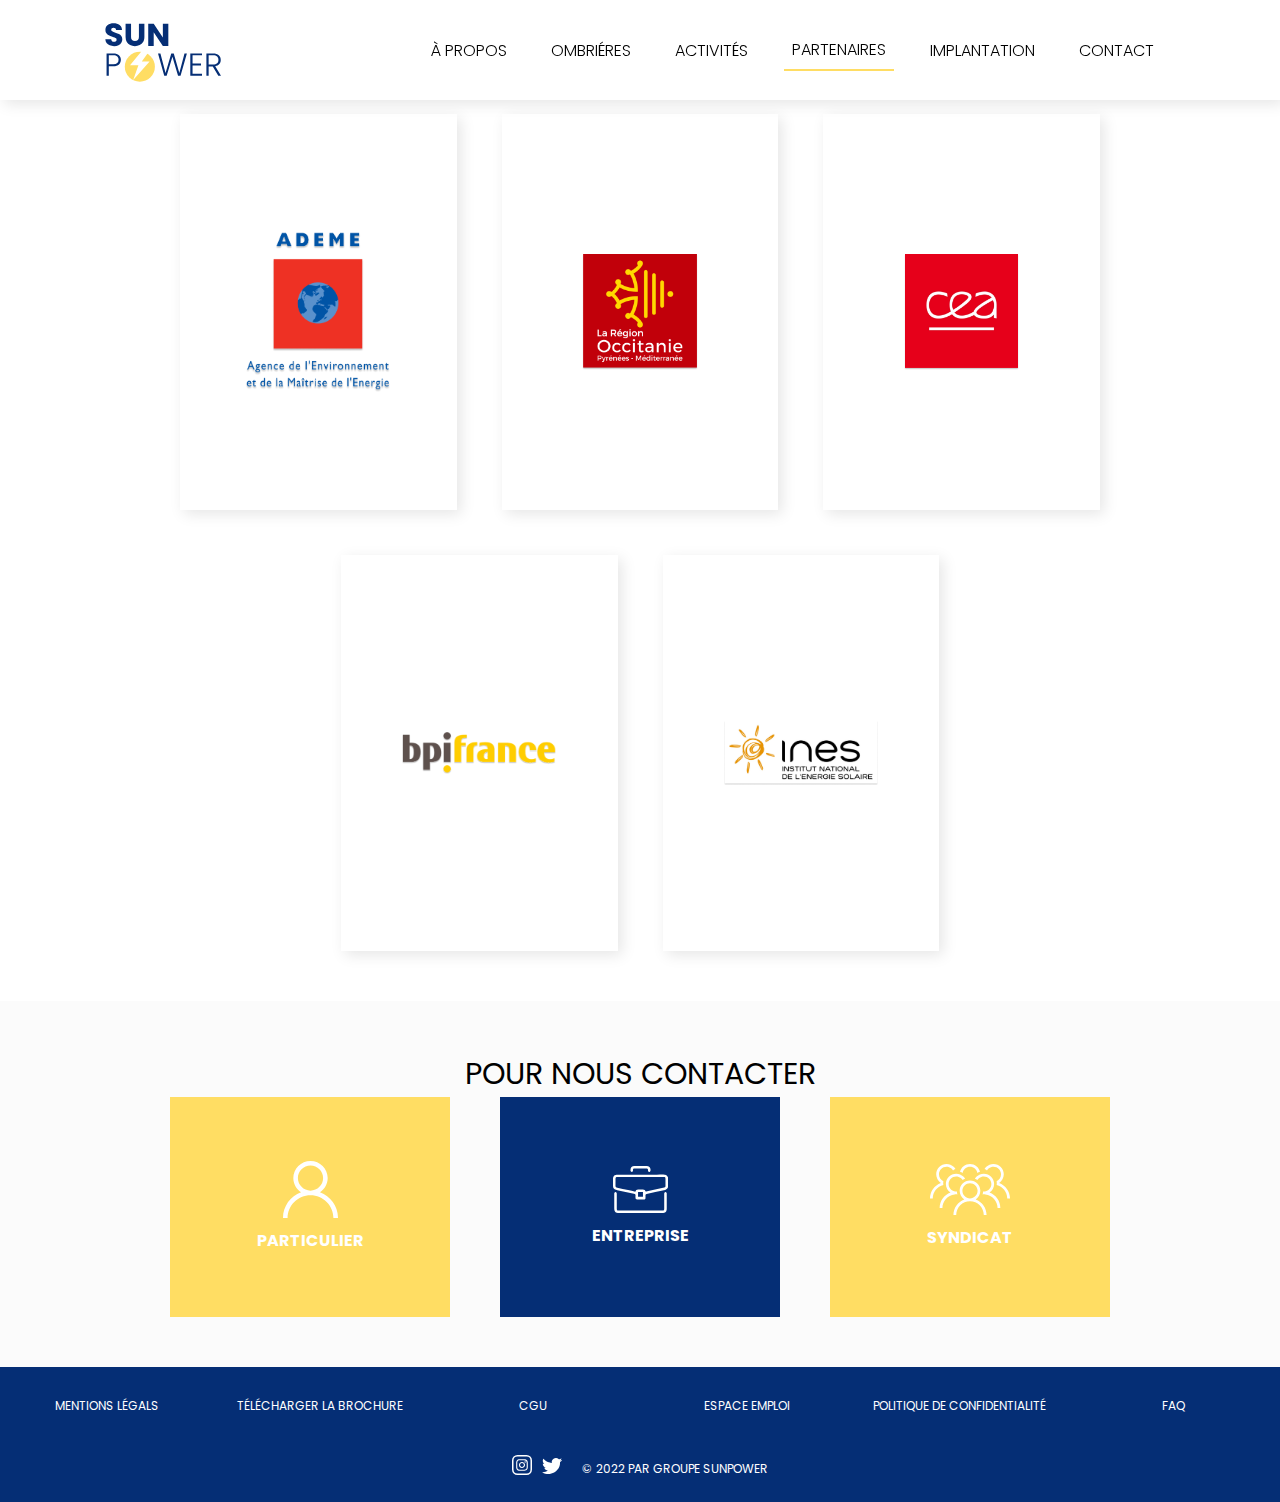
<file: partenaire.html>
<!DOCTYPE html>
<html lang="fr">

<head>
    <meta charset="UTF-8">
    <title>SunPower - Partenaires</title>
    <meta http-equiv="X-UA-Compatible" content="IE=edge">
    <meta name="viewport" content="width=device-width, initial-scale=1.0">
    <meta name="author" content="SunPower">
    <meta name="description" content="SunPower - Partenaire. Chez sunpower il est important de travailler avec des partenaires respectueux de l'environnement.">
    <!-- FONTAWESOME -->
    <link rel="stylesheet" href="assets/fontawesome/fontawesome-free-6.2.0-web/css/all.css">
    <!-- CSS -->
    <link rel="stylesheet" href="/assets/css/partenaire.css">
    <link rel="stylesheet" href="/assets/css/nav.css">
    <link rel="stylesheet" href="/assets/css/txt_style.css">
    <link rel="stylesheet" href="/assets/css/footer.css">
    <link rel="stylesheet" href="/assets/css/progressbar.css">

    <script src="assets/js/partenaire.js" defer></script>
    <script src="assets/js/scrollbar.js" defer></script>
    <script src="assets/js/index.js" defer></script>
</head>

<body>
    <!-- DEBUT NAV -->
    <nav>
		<a href="index.html"><img src="assets/images/logo3.svg" alt="logo" id="logo"></a>	
        <img src="assets/images/bars-solid.svg" class="imgBurger" id="menuBurger">
		
		<div id="navBar" class="nav_center d-none navMobile">
				<ul>
						<li class="nav_li"><a href="presentation.html">à propos</a></li>
						<li class="nav_li"><a href="ombriere.html">Ombriéres</a></li>
						<li class="nav_li"><a href="activite.html">Activités</a></li>
						<li class="nav_li nav_partenaire"><a href="partenaire.html">Partenaires</a></li>
						<li class="nav_li"><a href="implantation.html">Implantation</a></li>
						<li class="nav_li"><a href="#contact">Contact</a></li>
				</ul>
		</div>
        <div class="header">        
            <div class="progress-container">
              <div class="progress-bar" id="myBar"></div>
            </div>
        </div>
    </nav>
    <!-- FIN NAV -->

    <div class="toppage">
        <i class="fa-solid fa-arrow-up arrow_toppage"></i>
    </div>

    <div class="part_ctn">
        <div class="part_wdt">
            <div class="part_card" onmouseenter="viewAll(this)" onmouseleave="hideAll(this)">
                <img src="assets/images/ademe.png" alt="Logo Ademe">
                <p class="pHover">Notre mission est de soutenir la recherche et l’innovation, jusqu’à la
                    diffusion et l’appropriation des solutions et des bonnes pratiques.
            </div>
            <div class="part_card" onmouseenter="viewAll(this)" onmouseleave="hideAll(this)">
                <img src="assets/images/regionoccpng.png" alt="Logo la region occitanie" class="logoWdth">
                <p class="pHover">Le Pacte Vert pour l’Occitanie porte la volonté d’accélérer la transition
                    écologique tout en construisant un modèle plus juste et plus solidaire.</p>
            </div>
            <div class="part_card" onmouseenter="viewAll(this)" onmouseleave="hideAll(this)">
                <img src="assets/images/cea.png" alt="logo c.e.a" class="logoWdth">
                <p class="pHover">le CEA conduit des recherches sur un système énergétique bas-carbone combinant
                    nucléaire et renouvelables</p>
            </div>
            <div class="part_card" onmouseenter="viewAll(this)" onmouseleave="hideAll(this)">
                <img src="assets/images/bpifrance.png" alt="logo b.p.i france">
                <p class="pHover">Bpifrance, banque du climat pour les entreprises, nos solutions de financement, d’aides à l’innovation, d’investissement en
                    capital, ou encore d’accompagnement.</p>
            </div>
            <div class="part_card" onmouseenter="viewAll(this)" onmouseleave="hideAll(this)">
                <img src="assets/images/ines.png" alt="logo i.n.e.s">
                <p class="pHover">L’INES est un leader mondial de la R&D, de l'expertise et la formation pour
                    les technologies solaires avancées, leur intégration dans les systèmes et la gestion intelligente de
                    l’énergie.</p>
            </div>
        </div>
    </div>

     <!-- NOUS CONTACTER-->
  <div class="pres_ciq_ctn" id="contact">
    <div class="pres_ciq_wdt">
        
        <div class="prs_ciq_btn">
            <h2>Pour nous contacter</h2>
            <ul>
                <li class="prs_ciq_li prs_ciq_libluelight">
                    <a href="formulaireParticulier.html">
                        <img src="assets/images/particulier_icon.svg" alt="image formulaire particuliers" class="widthIcon">
                        <p>Particulier</p>
                    </a>
                </li>
                <li class="prs_ciq_li prs_ciq_liblue">
                    <a href="formulaireEntreprise.html">
                        <img src="assets/images/entreprise_icon.svg" alt="image formulaire entreprises" class="widthIcon">
                        <p>Entreprise</p>
                    </a>
                </li>
                <li class="prs_ciq_li prs_ciq_libluelight">
                    <a href="formulaireSyndicat.html">
                        <img src="assets/images/syndic_icon.svg" alt="image formulaire syndicat" class="widthIconS">
                        <p>syndicat</p>
                    </a>
                </li>
            </ul>
        </div>

    </div>
</div>

<!-- FOOTER -->
<footer>
    <div class="footer_wth">
        <ul>
            <li class="ftr_li">
                <a href="mentionsLegals.html">
                    <p>Mentions légals</p>
                </a>
            </li>
            <li class="ftr_li">
                <a href="https://rdksolutions-my.sharepoint.com/personal/ssoulier_diginamic-formation_fr/_layouts/15/onedrive.aspx?id=%2Fpersonal%2Fssoulier%5Fdiginamic%2Dformation%5Ffr%2FDocuments%2FFichiers%20de%20conversation%20Microsoft%20Teams%2Fcdc%5Fprojet1%2Epdf&parent=%2Fpersonal%2Fssoulier%5Fdiginamic%2Dformation%5Ffr%2FDocuments%2FFichiers%20de%20conversation%20Microsoft%20Teams&or=teams&ga=1" target="_blank">
                    <p>Télécharger la brochure</p>
                </a>
            </li>
            <li class="ftr_li">
                <a href="cgu.html">
                    <p>CGU</p>
                </a>
            </li>
            <li class="ftr_li">
                <a href="emploi.html">
                    <p>Espace emploi</p>
                </a>
            </li>
            <li class="ftr_li">
                <a href="confidentialite.html">
                    <p>Politique de confidentialité</p>
                </a>
            </li>
            <li class="ftr_li">
                <a href="faq.html">
                    <p>FAQ</p>
                </a>
            </li>
        </ul>
    </div>

    <div class="footer_bot">
        <div class="reseau_div">
            <a href="">
                <img src="assets/images/insta_icon.svg" alt="logo instagram">
            </a>
            <a href="">
                <img src="assets/images/twitter_icon.svg" alt="logo tweeter">
            </a>
        </div>
        <div class="ftr_bot_p">
            <p>© 2022 par GROUPE SUNPOWER</p>
        </div>
    </div>
</footer>

</body>

</html>
</file>
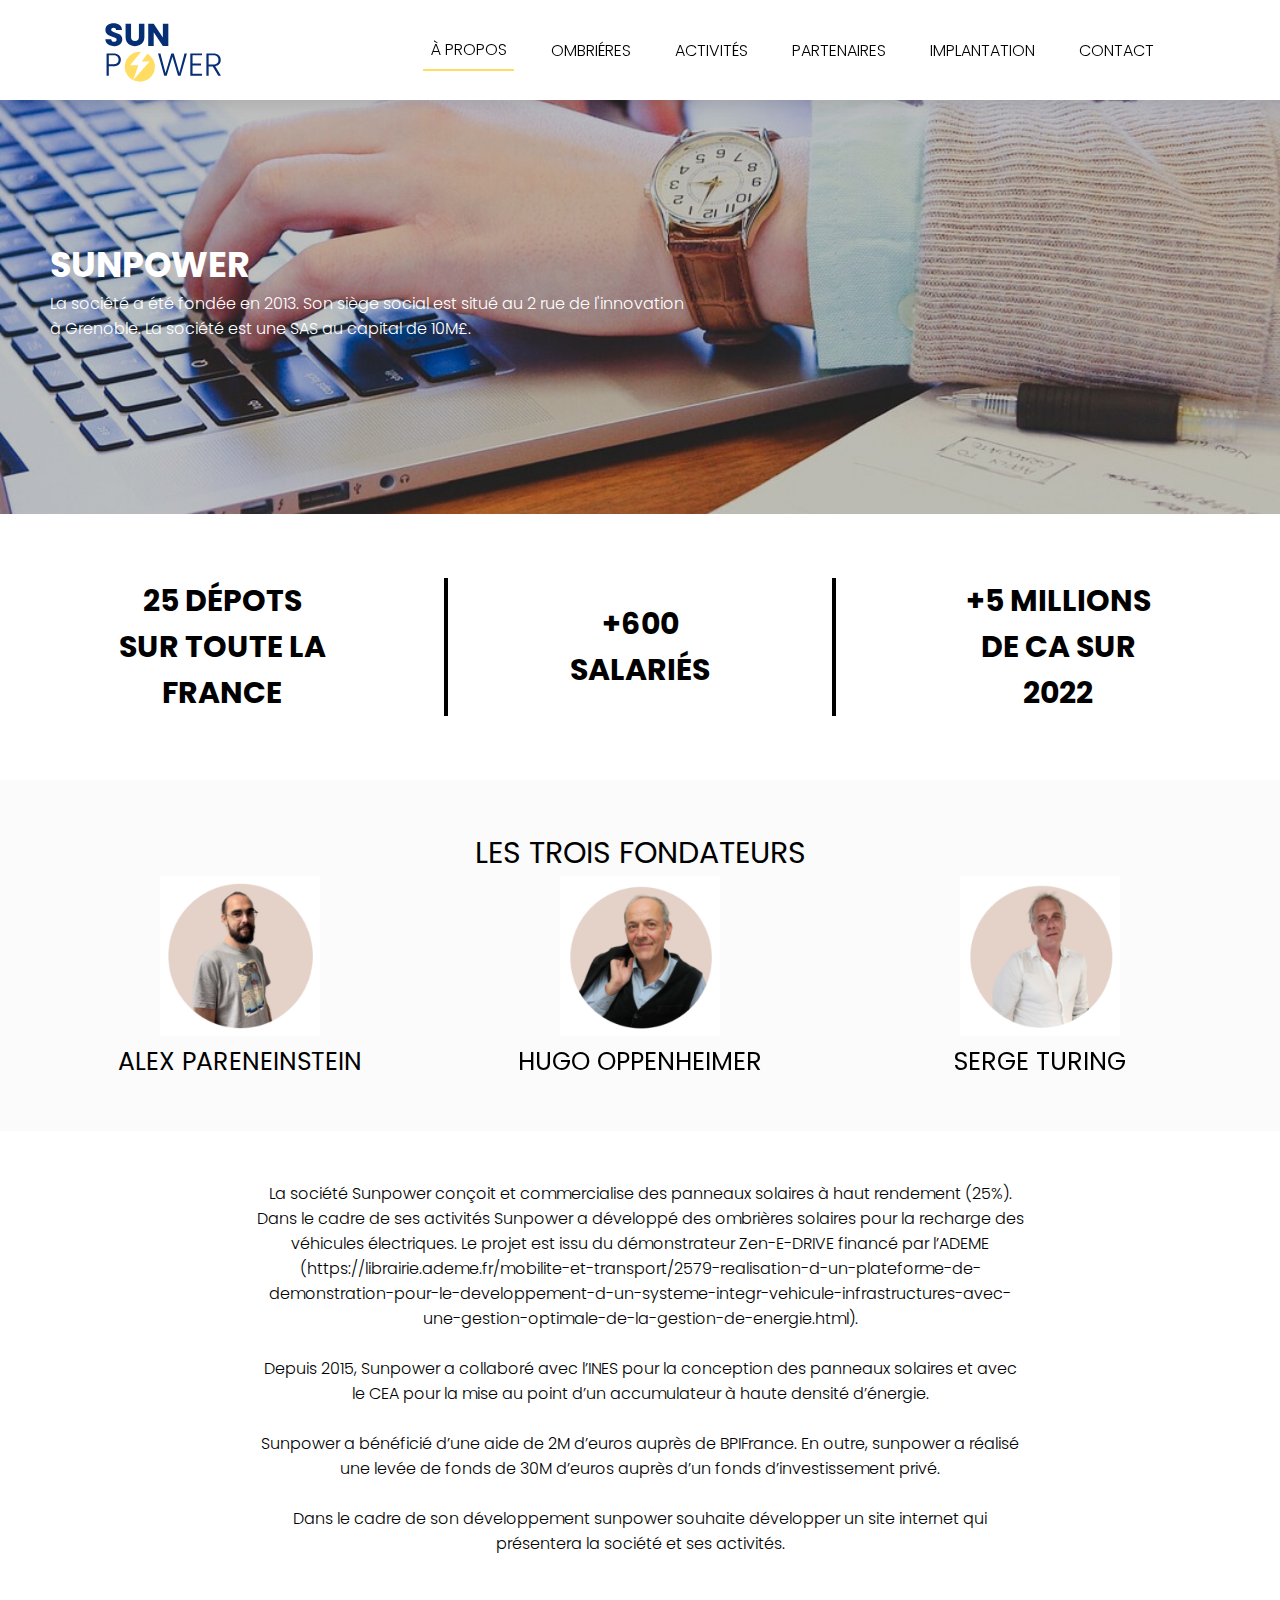
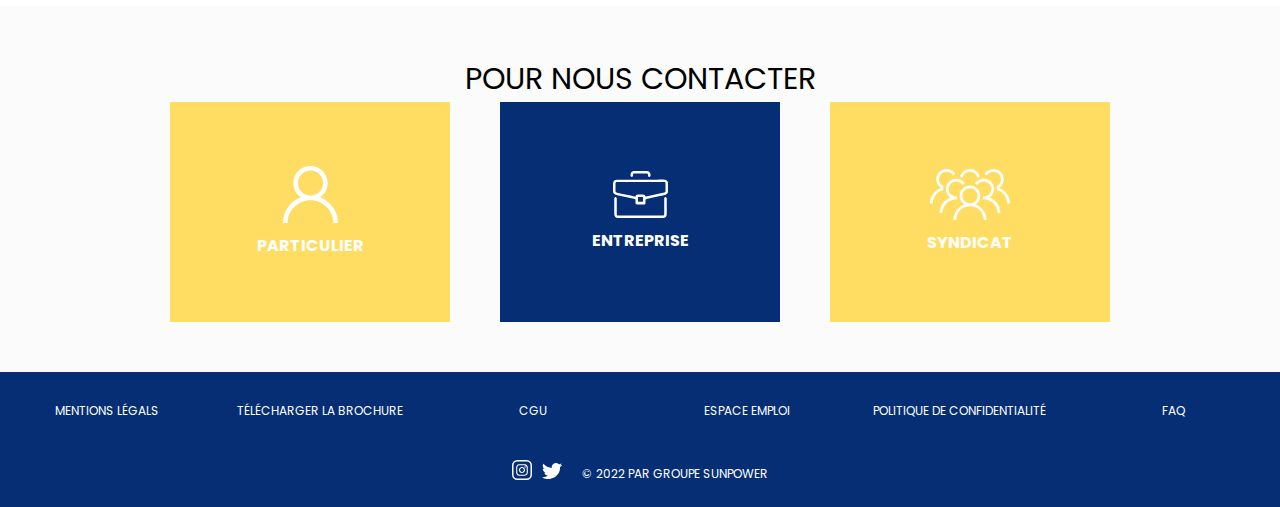
<file: presentation.html>
<!DOCTYPE html>
<html lang="fr">
    <head>
        <meta charset="UTF-8">
        <title>SunPower - Presentation</title>
        <meta http-equiv="X-UA-Compatible" content="IE=edge">
        <meta name="viewport" content="width=device-width, initial-scale=1.0">
        <meta name="author" content="SunPower">
        <meta name="description" content="SunPower - Présentation. La société a été fondée en 2013. Son siège social est situé au 2 rue de l'innovation à Grenoble.">      
        <!-- FONTAWESOME -->
        <link rel="stylesheet" href="assets/fontawesome/fontawesome-free-6.2.0-web/css/all.css">    
        <!-- CSS -->
        <link rel="stylesheet" href="/assets/css/presentation.css">
        <link rel="stylesheet" href="/assets/css/nav.css">
        <link rel="stylesheet" href="/assets/css/footer.css">
        <link rel="stylesheet" href="/assets/css/txt_style.css">
        <link rel="stylesheet" href="/assets/css/progressbar.css">
          <!-- JAVASCRIPT -->
        <script src="assets/js/burger_menu.js" defer></script>
        <script src="assets/js/index.js" defer></script>
        <script src="assets/js/presentation.js" defer></script>
        <script src="assets/js/scrollbar.js" defer></script>
    </head>
    <body>
        <nav>
            <div class="header">        
                <div class="progress-container">
                  <div class="progress-bar" id="myBar"></div>
                </div>
            </div>

            <a href="index.html"><img src="assets/images/logo3.svg" alt="logo" id="logo"></a>	
            <img src="assets/images/bars-solid.svg" class="imgBurger" id="menuBurger">
            
            <div id="navBar" class="nav_center d-none navMobile">
                    <ul>
                            <li class="nav_li nav_pres"><a href="presentation.html">à propos</a></li>
                            <li class="nav_li"><a href="ombriere.html">Ombriéres</a></li>
                            <li class="nav_li"><a href="activite.html">Activités</a></li>
                            <li class="nav_li"><a href="partenaire.html">Partenaires</a></li>
                            <li class="nav_li"><a href="implantation.html">Implantation</a></li>
                            <li class="nav_li"><a href="#contact">Contact</a></li>
                    </ul>
            </div>
            
        </nav>

        <!----------Fleche top page------------->
        <div class="toppage">
            <i class="fa-solid fa-arrow-up arrow_toppage"></i>
        </div>

        <div class="container_div">
            <div class="pres_container_wdt">

                <div class="prs_top_t">
                    <section>
                        <h1>sunpower</h1>
                        <p>La société a été fondée en 2013. Son siège social est
                            situé au 2 rue de l'innovation à Grenoble. La société
                            est une SAS au capital de 10M£.</p>
                </section>
                </div>

                <div class="prs_top_chf">
                    <div class="prs_top_chfwdt">
                        <p>25 dépots<br>sur toute la<br>france</p>
                        <p class="prs_b_middle">+600<br>salariés</p>
                        <p>+5 millions<br>de CA sur<br>2022</p>
                    </div>
                    
                </div>

                <div class="prs_mdl_fondateur">
                    <h2>Les trois fondateurs</h2>
                    <div class="prs_mdl_fdtctn">
                        <div class="fdt_card_photo" onmouseenter="init()">
                            <div class="prs_vag_img">
                                
                            </div>
                            <img src="assets/images/Victorimg.png" alt="">
                            <h3>Alex Pareneinstein</h3>
                        </div>
                        <div class="fdt_card_photo">
                            <img src="assets/images/Christiaimg.png" alt="photo de Hugo Oppenheimer">
                            <h3>Hugo Oppenheimer</h3>
                        </div>
                        <div class="fdt_card_photo">
                            <img src="assets/images/Herveimg.png" alt="photo de Serge Turing">
                            <h3>Serge Turing</h3>
                        </div>
                    </div>
                </div>

                <div class="prs_bot_text">
                    <section>
                        <p>
                            La société Sunpower conçoit et commercialise des panneaux solaires à haut 
                            rendement (25%). Dans le cadre de ses activités Sunpower a développé des 
                            ombrières solaires pour la recharge des véhicules électriques. Le projet est issu 
                            du démonstrateur Zen-E-DRIVE financé par l’ADEME<br>
                            (https://librairie.ademe.fr/mobilite-et-transport/2579-realisation-d-un-plateforme-de-demonstration-pour-le-developpement-d-un-systeme-integr-vehicule-infrastructures-avec-une-gestion-optimale-de-la-gestion-de-energie.html).<br><br>
                            Depuis 2015, Sunpower a collaboré avec l’INES pour la conception des 
                            panneaux solaires et avec le CEA pour la mise au point d’un accumulateur à 
                            haute densité d’énergie.<br><br>
                            Sunpower a bénéficié d’une aide de 2M d’euros auprès de BPIFrance. En outre, 
                            sunpower a réalisé une levée de fonds de 30M d’euros auprès d’un fonds 
                            d’investissement privé.<br><br>
                            Dans le cadre de son développement sunpower souhaite développer un site 
                            internet qui présentera la société et ses activités. 
                        </p>
                    </section>
                    
                </div>

            </div>
        </div>

 <!-- NOUS CONTACTER-->
 <div class="pres_ciq_ctn" id="contact">
    <div class="pres_ciq_wdt">
        
        <div class="prs_ciq_btn">
            <h2>Pour nous contacter</h2>
            <ul>
                <li class="prs_ciq_li prs_ciq_libluelight">
                    <a href="formulaireParticulier.html">
                        <img src="assets/images/particulier_icon.svg" alt="image formulaire particuliers" class="widthIcon">
                        <p>Particulier</p>
                    </a>
                </li>
                <li class="prs_ciq_li prs_ciq_liblue">
                    <a href="formulaireEntreprise.html">
                        <img src="assets/images/entreprise_icon.svg" alt="image formulaire entreprises" class="widthIcon">
                        <p>Entreprise</p>
                    </a>
                </li>
                <li class="prs_ciq_li prs_ciq_libluelight">
                    <a href="formulaireSyndicat.html">
                        <img src="assets/images/syndic_icon.svg" alt="image formulaire syndicat" class="widthIconS">
                        <p>syndicat</p>
                    </a>
                </li>
            </ul>
        </div>

    </div>
</div>

<!-- FOOTER -->
<footer>
    <div class="footer_wth">
        <ul>
            <li class="ftr_li">
                <a href="mentionsLegals.html">
                    <p>Mentions légals</p>
                </a>
            </li>
            <li class="ftr_li">
                <a href="https://rdksolutions-my.sharepoint.com/personal/ssoulier_diginamic-formation_fr/_layouts/15/onedrive.aspx?id=%2Fpersonal%2Fssoulier%5Fdiginamic%2Dformation%5Ffr%2FDocuments%2FFichiers%20de%20conversation%20Microsoft%20Teams%2Fcdc%5Fprojet1%2Epdf&parent=%2Fpersonal%2Fssoulier%5Fdiginamic%2Dformation%5Ffr%2FDocuments%2FFichiers%20de%20conversation%20Microsoft%20Teams&or=teams&ga=1" target="_blank">
                    <p>Télécharger la brochure</p>
                </a>
            </li>
            <li class="ftr_li">
                <a href="cgu.html">
                    <p>CGU</p>
                </a>
            </li>
            <li class="ftr_li">
                <a href="emploi.html">
                    <p>Espace emploi</p>
                </a>
            </li>
            <li class="ftr_li">
                <a href="confidentialite.html">
                    <p>Politique de confidentialité</p>
                </a>
            </li>
            <li class="ftr_li">
                <a href="faq.html">
                    <p>FAQ</p>
                </a>
            </li>
        </ul>
    </div>

    <div class="footer_bot">
        <div class="reseau_div">
            <a href="">
                <img src="assets/images/insta_icon.svg" alt="logo instagram">
            </a>
            <a href="">
                <img src="assets/images/twitter_icon.svg" alt="logo tweeter">
            </a>
        </div>
        <div class="ftr_bot_p">
            <p>© 2022 par GROUPE SUNPOWER</p>
        </div>
    </div>
</footer>
    </body>
</html>
</file>
<file: assets/css/style.css>
html, body {
    padding: 0;
    margin: 0;
}
/*--- BANNIERE ----*/
.container{
    display: flex;
    width: 100%;
}

.container_div{
    display: flex;
    flex-direction: column;
    width: 100%;
}

.idx_top_img{
    display: flex;
    flex-direction: column;
    width: 100%;
    background-image: url("../images/bg_home.jpg");
    background-size: cover;
    background-position: 50% 50%;
    height: 50vh;
    padding-top: 5%;
}
.idx_top_img section{
    display: flex;
    flex-direction: column;
    justify-content: center;
    align-items: center;
    padding-left: 50px;
    height: 100%;
    width: 50%;
}
.idx_top_img section h1{
    color: #ffffff;
}
.idx_top_img section p{
    color: #ffffff;
}
.idx_h2_wdt{
    width: 20%;
    color: #000000;
}
.btn_arrow:hover{
    transform: scaleY(10%);
    transition: all .5s ease-in-out;
}
/* OMBRIERE SOLAIRE */
#sectionOmbreSolaire{
    display: flex;
    flex-direction: row;
    width: 100%;
    background-color: #FBFBFB;
    height: 50vh;
    justify-content: space-evenly;
    align-items: center;
    align-content: center;
}
#sectionOmbreSolaire p h2{
    color: #000000;
}
.imgSchema{
    width: 20%;
}
/* OMBRIERE */
#divContents{
    display: contents;
    margin-top: 10%;
}
.sectionOmbriere{
    margin-top: 2%;
    display: flex;
    justify-content: center;
    align-items: center;
}
.div_sousTitre{
    height: auto;
    display: flex;
    justify-content: center;
    align-items: center;
}
.margin_left{
    margin-left: 20vw;
}
.margin_right{
    margin-right: 20vw;
}
.sectionOmbriere h3{
    position: absolute;
    background-color: #052E75;
    color: #ffffff;
    /* opacity: 68%; */
    width: 379px;
    display: flex;
    height: 209px;
    justify-content: center;
    align-items: center;
    transition: transform 0.3s;
}
.sectionOmbriere h3:hover{
    transform: scaleY(1.09);
}
#text_right{
    right: 25vw;
    text-align: left;
}
#text_left{
    left: 25vw;
    text-align: right;
}
.imgOmbriere{
    width: 50%;
    height: auto;
}
/* SECTION MAP */
#sectionMap{
    background-color: #FBFBFB;
    padding: 2% 0;
}
#sectionMap h2{
    text-align: center;
}
.map{
    display: flex;
    justify-content: center;
}
/* SECTION PARTENAIRES */
#sectionPartenaires{
    background-color: #ffffff;
    padding: 2% 10%;
    display: flex;
    flex-direction: column;
    align-items: center;
    justify-content: space-evenly;
    row-gap: 10px;
}
#logoOccitanie, #logoAdeme, #logoCea{
    width: 10%;
}
#logoRow{
    display: flex;
    flex-direction: row;
    justify-content: space-between;
    align-items: center;
    gap: 20px;
}
/* BOUTON */
.btn{
    text-decoration: none;
    background-color: #ffffff;
    color: #000000;
    padding: 6px 0 6px 15px;
    margin: 20px auto;
    display: inline-block;
}
.btn_arrow{
    background-color: #000000;
    color: #ffffff;
    padding: 7px 10px;
}
.btn_shadow{
    box-shadow: 4px 4px 14px rgb(0 0 0 / 20%);
}
/*------------IMPLANTATION-------------*/

.imp_container{
    display: flex;
    width: 100%;
    padding: 100px 0 180px 0;
}
.imp_ctn{
    width: 100%;
}
@media screen and (max-width: 991px) {
	/* BANNIERE */
    .idx_top_img section{
        width: 40%;
    }
    .idx_top_img{
        padding-top: 10%;
    }
    .sectionOmbriere h3{
        width: 290px;
        height: 170px;
    }
    .imgSchema{
        width: 30% !important;
    }
    /* BOUTON */
    .btn{
        font-size: 0.875rem;
    }
    #sectionOmbreSolaire{
        height: 30vh;
    }
}
@media screen and (max-width:768px){
    .sectionOmbriere h3 {
        width: 232px;
        height: 110px;
    }
    .idx_top_img{
        padding-top: 15%;
    }
    .idx_top_img section{
        width: 60%;
    }
    #logoOccitanie, #logoAdeme, #logoCea {
        width: 22%;
    }
    .idx_h2_wdt{
        width: 32%;
    }
    
    .imgOmbriere{
        width: 80vw;
    } 
    .sectionOmbriere h3 {
        width: 260px;
        height: 160px;
    }
    /* .imgOmbriere{
        width: 100vw;
    } */
    #text_right{
        right: 5vw;
    }
    #text_left{
        left: 5vw;
    }
}
@media screen and (max-width: 480px) {
    nav img{
        width: 50%;
    }
    .idx_top_img{
        height: 35vh;
        padding-top: 31%;
        padding-bottom: 4%;
    }
    .idx_top_img section{
        padding-left: 0;
        width: 100%;
        text-align: center;
    }
    #sectionOmbreSolaire{
        height: 60vh;
        justify-content: center;
        flex-direction: column-reverse;
        text-align: center;
    }
    .imgSchema{
        width: 60% !important;
    } 
    .sectionOmbriere h3 {
        width: 75%;
        height: 140px;
    }
    /* .imgOmbriere{
        width: 100vw;
    } */
    .margin_right{
        margin-right: 0;
    }
    .margin_left{
        margin-left: 0;
        margin-top: 5%;
    }
    #text_right, #text_left{
        top: inherit;
        right: inherit;
        left: inherit;
        text-align: center;
    }
    #sectionMap{
        margin-top: 20px;
        padding: 10% 0;
    }
    .idx_h2_wdt{
        width: 100%;
    }
}
</file>
<file: assets/css/nav.css>
/* NAV BAR */
nav{
	display: flex;
	flex-wrap: nowrap;
	width: 100%;
	justify-content: center;
	height: 100px;
	align-items: center;
	background-color: #ffffff;
	position: fixed;
	box-shadow: 4px 4px 14px rgb(0 0 0 / 10%);
	z-index: 100;
}
nav img{
	width: 40%;
}
nav a{
	text-decoration: none;
	color: #000000;
	font-size: 1rem;
	transition: all 0.5s;
}
.nav_center{
	display: flex;
	width: 60%;

}
.nav_center ul{
	display: flex ;
	flex-wrap: nowrap;
	justify-content: space-around;
	width: 100%;
	padding: 0;
	margin: 0;
	align-items: center;
}

.nav_li{
	list-style-type: none;
	text-transform: uppercase;
	transition: all 0.5s;
	padding: 1%;
}

.nav_li:hover{
	transform: scale(1.05);
	background-color: #FFDD63;
	padding: 1%;
}
nav a:hover{
	color: #ffffff;
}
/* MENU BURGER */
#menuBurger{
	display: none;
}
.imgBurger{
	width: 30px;
}
/*-----UP_PAGE-----*/
.toppage{
    display: flex;
    position: fixed;
    bottom: 10px;
    right: 10px;
    opacity: 0;
    justify-content: center;
    align-items: center;
    width: 50px;
    height: 50px;
    background-color: #FFDD63;
    cursor: pointer;
}
.arrow_toppage{
    display: flex;
    align-items: center;
    justify-content: center;
    width: 100%;
	color: white;
}
@media screen and (max-width: 991px) {
/* NAV */
	nav img{
			margin-left: 5%;
			width: 12%;
	}
	#menuBurger{
		display: block;
		margin-right: 5%;
		z-index: 1;
		position: absolute;
		right: 0;
}
.nav_center ul{
	flex-direction: row;
	align-items: center;
	position: absolute;
	top: 70%;
	left: 0;
	width: 100%;
	height: 10vh;
	background-color: #ffffff;
}
	.d-flex{
		display: flex;
	}
	.d-none{
		display: none;
	}
	.navMobile{
		justify-content: flex-start;
	}
	#logo{
		position: absolute;
		left: 0;
		z-index: 1;
	}
	nav a{
		display: contents;
	}
}
@media screen and (max-width: 768px) {
	.nav_center ul{
		justify-content: space-evenly;
		flex-direction: column;
		height: 70vh;
		width: 100%;
		top: 60%;
	}
}
@media screen and (max-width: 480px) {
	nav img{
		width: 30%;
	}
	.nav_center ul{
		height: 100vh;
		top: 30%;
	}
}
</file>
<file: assets/css/progressbar.css>
/* Style the header: fixed position (always stay at the top) */
.header {
	position: fixed;
	top: 0;
	z-index: 1;
	width: 100%;
	background-color: #f1f1f1;
}

/* The progress container (grey background) */

.progress-container {
	width: 100%;
	height: 8px;
	background: #ffffff;
}

/* The progress bar (scroll indicator) */
.progress-bar {
	height: 8px;
	background: #FFDD63;
	width: 0%;
}
</file>
<file: assets/css/footer.css>
/***********Footer************/
:root {
	--card-blue: #c1f9fd;
	--presbody-blue: #B0D3E5;
}
.pres_ciq_ctn{
	display: flex;
	justify-content: center;
	align-items: center;
	width: 100%;
	padding: 50px 0 50px 0;
	flex-direction: column;
	align-content: space-around;
	margin: 0 auto;
	text-align: center;
	background-color: #FBFBFB;
}
.pres_ciq_ctn ul{
	display: flex;
	flex-wrap: nowrap;
	justify-content: center;
	gap: 50px;
	padding: 0;
}
.prs_ciq_li{
	display: flex;
	justify-content: center;
	align-items: center;
	width: 280px;
	height: 220px;
	align-items: center;
}
.prs_ciq_li a .widthIconS {
	width: 80px;
	margin-bottom: 10px;
}
.widthIcon{
	width: 55px;
	margin-bottom: 10px;
}
.prs_ciq_li:hover{
	box-shadow: 4px 4px 14px rgb(0 0 0 / 20%);
}
.prs_ciq_liblue{
	background-color: #052E75;
}
.prs_ciq_libluelight{
	background-color: #FFDD63;
}
.prs_ciq_li a{
	display: flex;
	flex-direction: column;
	align-items: center;
	justify-content: center;
	text-decoration: none;
	color: #ffffff;
	font-size: 25px;
	text-transform: uppercase;
}
.prs_ciq_li p{
	font-size: 1rem;
	font-weight: 700;
}

/*************FOOTERPIED*************/

footer{
	display: flex;
	flex-direction: column;
	justify-content: center;
	align-items: center;
	width: 100%;
	background-color: #052E75;
	padding: 20px 0;
}
.footer_wth{
	display: flex;
	flex-direction: column;
	justify-content: center;
	align-items: center;
	width: 100%;
}
.footer_wth ul{
	display: flex;
	flex-direction: row;
	flex-wrap: nowrap;
	justify-content: center;
	align-items: center;
	justify-content: space-between;
	width: 100%;
	padding: 0;
	margin: 0;
}
.ftr_li p{
	text-transform: uppercase;
	font-weight: 400;
	font-size: 0.75rem;	
	margin: 0;
	color: #ffffff;
}
.ftr_li{
	list-style: none;
	width: 90%;
	margin: 10px;
}
.ftr_li:hover{
	transform: scale(1.05);
	color: #ffffff !important;
}
.ftr_li a{
	display: flex;
	justify-content: center;
	text-decoration: none;
	width: 100%;
}

.footer_bot{
	display: flex;
	flex-wrap: nowrap;
	justify-content: center;
	align-items: center;
	width: 40%;
	padding-top: 30px;
	gap: 20px;
}
.reseau_div{
	display: flex;
	align-items: center;
	text-align: center;
	gap: 10px;
} 
.reseau_div a{
	display: block;
} 
.reseau_div img{
	width: 20px;
}
.ftr_bot_p p{
	font-size: 0.75rem;	
	font-weight: 400;
	text-transform: uppercase;
	color: #ffffff;
}
@media screen and (max-width: 991px){
	.footer_wth ul{
		flex-wrap: wrap;
		width: 80%;
		text-align: center;
	}
	.footer_bot{
		width: 100%;
	}
	.pres_ciq_wdt{
		width: 95%;
	}
}
@media screen and (max-width: 768px) {
	.pres_ciq_ctn ul{
		flex-direction: column;
		gap: 20px;
		align-items: center;
	}
}
@media screen and (max-width: 480px){
	.footer_wth ul{
		flex-direction: column;
		width: 100%;
	}
	.footer_bot{
		flex-direction: column-reverse;
		gap: 10px;
		padding-bottom: 20px;
	}
	.footer_wth{
		padding-top: 20px;
	}	
}
</file>
<file: assets/css/txt_style.css>
@import url('https://fonts.googleapis.com/css2?family=Poppins:wght@300;400;700&display=swap');
html, body {
	padding: 0;
	margin: 0;
	font-family: 'Poppins', sans-serif;
	font-weight: 300;
}
h1{
	font-size: 2.188rem;
	font-weight: 700;
	margin: 0;
	text-transform: uppercase;
}
h2 {
	text-transform: uppercase;
	font-size: 1.875rem;
	font-weight: 400;
	margin: 0;
}
h3{
	text-transform: uppercase;
	font-weight: 400;
	font-size: 1.563rem;
	margin: 0;
}
p, ul, li{
	font-size: 1rem;
	font-weight: 300;
	margin: 0;
}
@media screen and (max-width: 991px) {
	h1{
			font-size: 1.5rem;
	}
	h2{
			font-size: 1.25rem;
	}
	h3{
			font-size: 1.125rem;
	}
	p, ul, li{
			font-size: 0.75rem;
	}
}
@media screen and (max-width: 480px) {
	h1{
			font-size: 1.125rem;
	}
}
</file>
<file: assets/css/activite.css>
.nav_activite{
    border-bottom: 2px solid #FFDD63;
}
/*-----Image et Texte TOP-------*/

.idx_top_img{
    display: flex;
    flex-direction: column;
    width: 100%;
    background-image: url("../images/bg_activite.jpg");
    background-size: cover;
    height: 50vh;
    background-position: 50% 50%;
    padding-top: 5%;
}

.idx_top_img section{
    display: flex;
    flex-direction: column;
    justify-content: center;
    align-items: flex-start;
    padding-left: 50px;
    height: 100%;
    width: 50%;
    text-align: left;
}

.idx_top_img section ul {
    color: white;
    margin: 0;
}


/*-----Fin Image et Texte TOP-------*/


/*--- Main ----*/

.container{
    display: flex;
    width: 100%;
}

.container_div{
    display: flex;
    flex-direction: column;
    width: 100%;
}

/*----R&D-/-Symboles---*/

main{
    display: flex;
    flex-wrap: nowrap;
    width: 100%;
    flex-direction: column;
    align-items: center;
}
.rd, .title_symbol, .title_symbol h3, .montage_ctn, .act_com_ctn, .group_symbol{
    padding: 50px 0;
}
.rd{
    display: flex;
    width: 100%;
    flex-direction: column;
    align-items: center;
    background-color: #fbfbfb;
}
.rd p{
    text-align: center;
    width: 50%;
}  

.title_symbol, .title_symbol h3{
    text-align: center;
    padding: 3% 0;
    font-weight: bold;
}


.group_symbol{
    width: 70%;
    display: flex;
    flex-direction: row;
    justify-content: space-between;
}

.group_symbol p, .act_com_imgcard p{
    flex-wrap: nowrap;
    text-align: center;
    text-transform: uppercase;
    font-weight: 400;

}

.symbol1, .symbol2, .symbol3{
    display: flex ;
    opacity: 0;
    width: 30%;
    flex-direction: column;
    justify-content: center;
    align-items: center;
    row-gap: 10px;
}
.symbol1.active, .symbol2.active, .symbol3.active{
    transform: translateX(0%);
    opacity: 1;
}
.symbol1, .symbol2, .symbol3{
    transform: translateX(-100%);
    transition: transform 0.6s ease-in-out, opacity 0.6s ease-in-out;
}
.montage_ctn{
    display: flex;
    flex-direction: column;
    align-items: center;
    width: 100%;
    /* padding: 4% 0; */
    background-color: #fbfbfb;
    
}
.montagne_wdt{
    width: 60%;
    
}
.montagne_wdt h2{
    text-align: center;
}
.montage_ctn p{
    text-align: center;
    padding-bottom: 2%;
}

.btn_contactus, .btn_ombriere{
    text-transform: uppercase;
}
.act_com_ctn{
    display: flex;
    flex-direction: column;
    align-items: center;
    justify-content: center;
    width: 100%;
    padding: 4% 0;
}
.act_com_div{
    display: flex;
    flex-direction: column;
    align-items: center;
    width: 80%;
    text-align: center;
}
.act_com_img{
    display: flex;
    flex-wrap: nowrap;
    justify-content: space-around;
    width: 80%;
    padding: 2% 0;
    align-items: flex-end;
}
.act_com_img{
    opacity: 0;
    transform: translateX(100%);
    transition: transform 0.6s ease-in-out, opacity 0.6s ease-in-out;
}
.act_com_img.active{
    transform: translateX(0%);
    opacity: 1;
}
.act_com_imgcard{
    display: flex;
    flex-direction: column;
    align-items: center;
    row-gap: 10px;
}
.act_com_imgcard.active{
    transform: translateX(0%);
    opacity: 1;
}
.act_com_imgcard img{
    width: 60%;
}

.btn_ombriere{
    padding-bottom: 2%;

}

.act_com_txt{
    width: 100%;
    align-items: center;
}

.act_com_txt p{
    text-align: center;
    text-transform: uppercase;
    font-weight: 700;
    
    
}
/* Style the header: fixed position (always stay at the top) */
.header {
    position: fixed;
    top: 0;
    z-index: 1;
    width: 100%;
    background-color: #f1f1f1;
  }

/* The progress container (grey background) */

.progress-container {
    width: 100%;
    height: 8px;
    background: #ffffff;
  }
  
  @media screen and (max-width: 991px) {
	/* BANNIERE */
    .idx_top_img section{
        width: 40%;
    }
    .idx_top_img{
        display: flex;
        padding-top: 10%;
    }
    .group_symbol{
        width: 90%;
    }
    .group_symbol img{
        width: 25%;
    }
    .montagne_wdt{
        width: 80%;
    }
    .act_com_img{
        padding: 2% 0;
    }
    .act_com_imgcard img{
        width: 50%;
    }
    .rd p{
        width: 80%;
    }
    
}
@media screen and (max-width: 768px) {
    .idx_top_img {
        padding-top: 15%;
    }
    .idx_top_img section{
        width: 70%;
    }
    .act_com_img{
        width: 100%;
    }
}
@media screen and (max-width: 480px) {
    .idx_top_img {
        height: 35vh;
        padding-top: 33%;
    }
   .idx_top_img section{
        width: 100%;
        padding-left: 0;
        align-items: center;
        text-align: center;
    }
    .group_symbol{
        flex-direction: column;
        align-items: center;
        gap: 45px;
    }
    .symbol1, .symbol2, .symbol3{
        width: 90%;
    }
    .act_com_img{
        flex-wrap: wrap;
        gap: 45
    }
}
</file>
<file: assets/css/implantation.css>
.nav_implantation{
    border-bottom: 2px solid #FFDD63;
}
#box{
    display: flex;
    width: 30px;
    height: 30px;
    background-color: #FFDD63;
    background-image: url("../images/personne_marche.png");
    background-size: cover;
    border-radius: 50%;
}
.imp_container{
    padding-top: 200px;
}
.imp_ctn{
    display: flex;
    justify-content: center;
    width: 100%;
}
#sectionMap{
    display: flex;
    flex-direction: column;
    justify-content: center;
    align-items: center;
    width: 100%;
}
.ctn_box{
    width: 80%;
}
.map{
    display: flex;
    justify-content: center;
    align-items: center;
    width: 100%;
}
@media all and (max-width: 1000px){
    .ctn_box{
        display: none;
    }
}
</file>
<file: assets/css/mentionsLegals.css>
.nav_activite{
    border-bottom: 2px solid #FFDD63;
}
/*-----Image et Texte TOP-------*/

.idx_top_img{
    display: flex;
    flex-direction: column;
    width: 100%;
    background-image: url("../images/bg_ombriere.jpg");
    background-size: cover;
    background-position: 50% 50%;
    height: 50vh;
    padding-top: 5%;
    margin-bottom: 2%;
}
.idx_top_img section{
    display: flex;
    flex-direction: column;
    justify-content: center;
    align-items: center;
    padding-left: 50px;
    height: 100%;
    width: 50%;
}
.idx_top_img section h1{
    color: #ffffff;
}


/*-----Fin Image et Texte TOP-------*/


/*--- Main ----*/

.container{
    display: flex;
    width: 100%;
}

.container_div{
    display: flex;
    flex-direction: column;
    width: 100%;
}

/* .container_div h2{
    text-align: center;
    padding-top: 0.3%;
    margin: 2%;
    
} */

/* .container_div p, .container_div h3 {
    text-align:left;
    padding-top: 0.3%;
    margin: 2%; 
} */

.container_div ul{
    width: 80%;
    
    
}

.container p{
    margin-bottom: 2%;
}
.container_div p, h2, h3{
    padding: 0 2%;
}
@media screen and (max-width: 991px) {
	/* BANNIERE */
    .idx_top_img section{
        width: 40%;
    }
    .idx_top_img{
        padding-top: 10%;
    }
    .sectionOmbriere h3{
        width: 290px;
        height: 170px;
    }
    .imgSchema{
        width: 30% !important;
    }
}
@media screen and (max-width:768px){
    .sectionOmbriere h3 {
        width: 232px;
        height: 110px;
    }
    .idx_top_img{
        padding-top: 15%;
    }
    .idx_top_img section{
        width: 60%;
    }
}
@media screen and (max-width: 480px) {
    .idx_top_img{
        height: 35vh;
        padding-top: 31%;
        padding-bottom: 4%;
    }
    .idx_top_img section{
        padding-left: 0;
        width: 100%;
        text-align: center;
    }
}
</file>
<file: assets/css/partenaire.css>
.nav_partenaire{
    border-bottom: 2px solid #FFDD63;
}
.part_ctn{
    display: flex;
    align-items: center;
    justify-content: center;
    width: 100%;
    min-height: 30vw;
    padding: 50px 0;
}
.part_wdt{
    display: flex;
    flex-wrap: wrap;
    width: 90%;
    gap: 45px;
    justify-content: center;
    padding-top: 5%;
}
.part_card{
    display: flex;
    flex-direction: column;
    justify-content: center;
    align-items: center;
    width: 20%;
    background-color: #ffffff;
    box-shadow: 4px 4px 14px rgb(0 0 0 / 10%);
    padding: 2%;
    height: 350px;
}
.part_card .pHover{
    text-align: center;
}
.pHover{
    display: none;
}
.part_card img{
    height: auto;
    width: 12vw;
    padding: 20px 0;
}
.logoWdth{
    width: 9vw !important;
}
@media screen and (max-width: 991px) {
    .pHover {
        display: flex;
    }
    .part_wdt{
        padding-top: 8%;
        width: 100%;
    }
    .part_card{
        width: 40%;
        height: 230px;
    }
    
}
@media screen and (max-width: 480px) {
    .part_wdt{
        flex-direction: column;
        align-items: center;
        padding-top: 20%;
    }
    .part_card{
        width: 70%;
        height: 200px;
    }
    .part_card img{
        width: 40%;
    }
    .logoWdth{
        width: 20vw !important;
    }
}
</file>
<file: assets/css/presentation.css>
.nav_pres{
    border-bottom: 2px solid #FFDD63;
}
/*------VagueImg-------*/
.fdt_card_photo{
    position: relative; 
    vertical-align: center;
}
.prs_vag_img{
    position: absolute;
    left: 30%
}
.maClasse{
    display: inline-block;
    vertical-align: top;
}
/*------FIN_VagueImg-------*/
.container_div{
    display: flex;
    width: 100%;
}
.pres_container_wdt{
    display: flex;
    flex-direction: column;
    align-items: center;
    justify-content: center;
    width: 100%;
}
.prs_top_t{
    display: flex;
    flex-direction: column;
    width: 100%;
    background-image: url("../images/bg_pres.jpg");
    background-size: cover;
    height: 50vh;
    background-position: 50% 50%;
    padding-top: 5%;
}
.prs_top_t section{
    display: flex;
    flex-direction: column;
    justify-content: center;
    align-items: flex-start;
    padding-left: 50px;
    height: 100%;
    width: 50%;
    color: #ffffff;
}
.prs_top_chf{
    display: flex;
    align-items: center;
    justify-content: center;
    width: 100%;
    background-color: #ffffff;
    padding: 5% 0;
}
.prs_top_chfwdt{
    display: flex;
    flex-wrap: nowrap;
    justify-content: space-evenly;
    width: 100%;
}
.prs_top_chfwdt p{
    width: 30%;
    font-size: 30px;
    font-weight: 700;
    text-align: center;
    text-transform: uppercase;
    margin: 0;
}
.prs_b_middle{
    display: flex;
    align-items: center;
    justify-content: center;
    width: 30%;
    border-left: 4px black solid;
    border-right: 4px black solid;
}
.prs_b_middle span{
    text-align: center;
    width: 100%;
    margin: 0;
}

/*-----------LES_TROIS_FONDATEURS----------*/

.prs_mdl_fondateur{
    display: flex;
    flex-direction: column;
    align-items: center;
    width: 100%;
    padding: 50px 0 50px 0;
    background-color: #FBFBFB;
}
.prs_mdl_fondateur h2{
    text-align: center;
    color: var(--card-title);
    text-transform: uppercase;
}
.prs_mdl_fdtctn{
    display: flex;
    flex-wrap: nowrap;
    justify-content: space-around;
    text-align: center;
}
.fdt_card_photo img{
    width: 40%;
}
.fdt_card_photo p{
    text-transform: uppercase;
}

/*----------------TEXT-BOT----------------*/

.prs_bot_text{
    display: flex;
    justify-content: center;
    width: 100%;
    background-color: #ffffff;
    padding: 50px 0 50px 0;
}
.prs_bot_text section{
    display: flex;
    justify-content: center;
    width: 100%;
}
.prs_bot_text section p{
    text-align: center;
    width: 60%;
}

/*--------------PARTENAIRE-------------*/

.partenaire_prs_logo{
    display: flex;
    width: 100%;
    margin-bottom: 50px;
}
@media screen and (max-width: 1199px) {
    .prs_vag_img{
        display: none;
    }
    .fdt_card_photo img{
        visibility: visible;
    }
}
@media screen and (max-width: 991px) {
    .prs_top_chfwdt p{
        font-size: 20px;
    }
    .prs_top_t section{
        width: 40%;
    }
    .prs_top_t{
        padding-top: 10%;
    }
    .fdt_card_photo img{
        width: 50%;
    }
}
@media screen and (max-width:768px){
    .prs_top_t{
        padding-top: 15%;
    }
    .prs_top_t section{
        width: 60%;
    }
}
@media screen and (max-width: 480px) {
    .prs_top_t{
        height: 35vh;
        padding-top: 31%;
        padding-bottom: 4%;
    }
    .prs_top_t section{
        padding-left: 0;
        width: 100%;
        text-align: center;
        align-items: center;
    }
    .prs_top_chfwdt{
        flex-direction: column;
        justify-content: center;
        align-items: center;
        gap: 40px;
    }
    .prs_b_middle{
        border-top: 4px solid #000000;
        border-bottom: 4px solid #000000;
        border-right: 0;
        border-left: 0;
        padding: 40px 0;
    }
    .prs_top_chf{
        padding: 15% 0;
    }
    .prs_ciq_li a img{
        width: 30%;
    }
    .prs_mdl_fdtctn{
        flex-direction: column;
        justify-content: center;
        align-items: center;
        gap: 20px;
    }
    .fdt_card_photo img{
        width: 40%;
    }
    .prs_mdl_fondateur{
        gap: 20px;
    }
    .prs_top_chfwdt p{
        width: 80%;
    }
}
</file>
